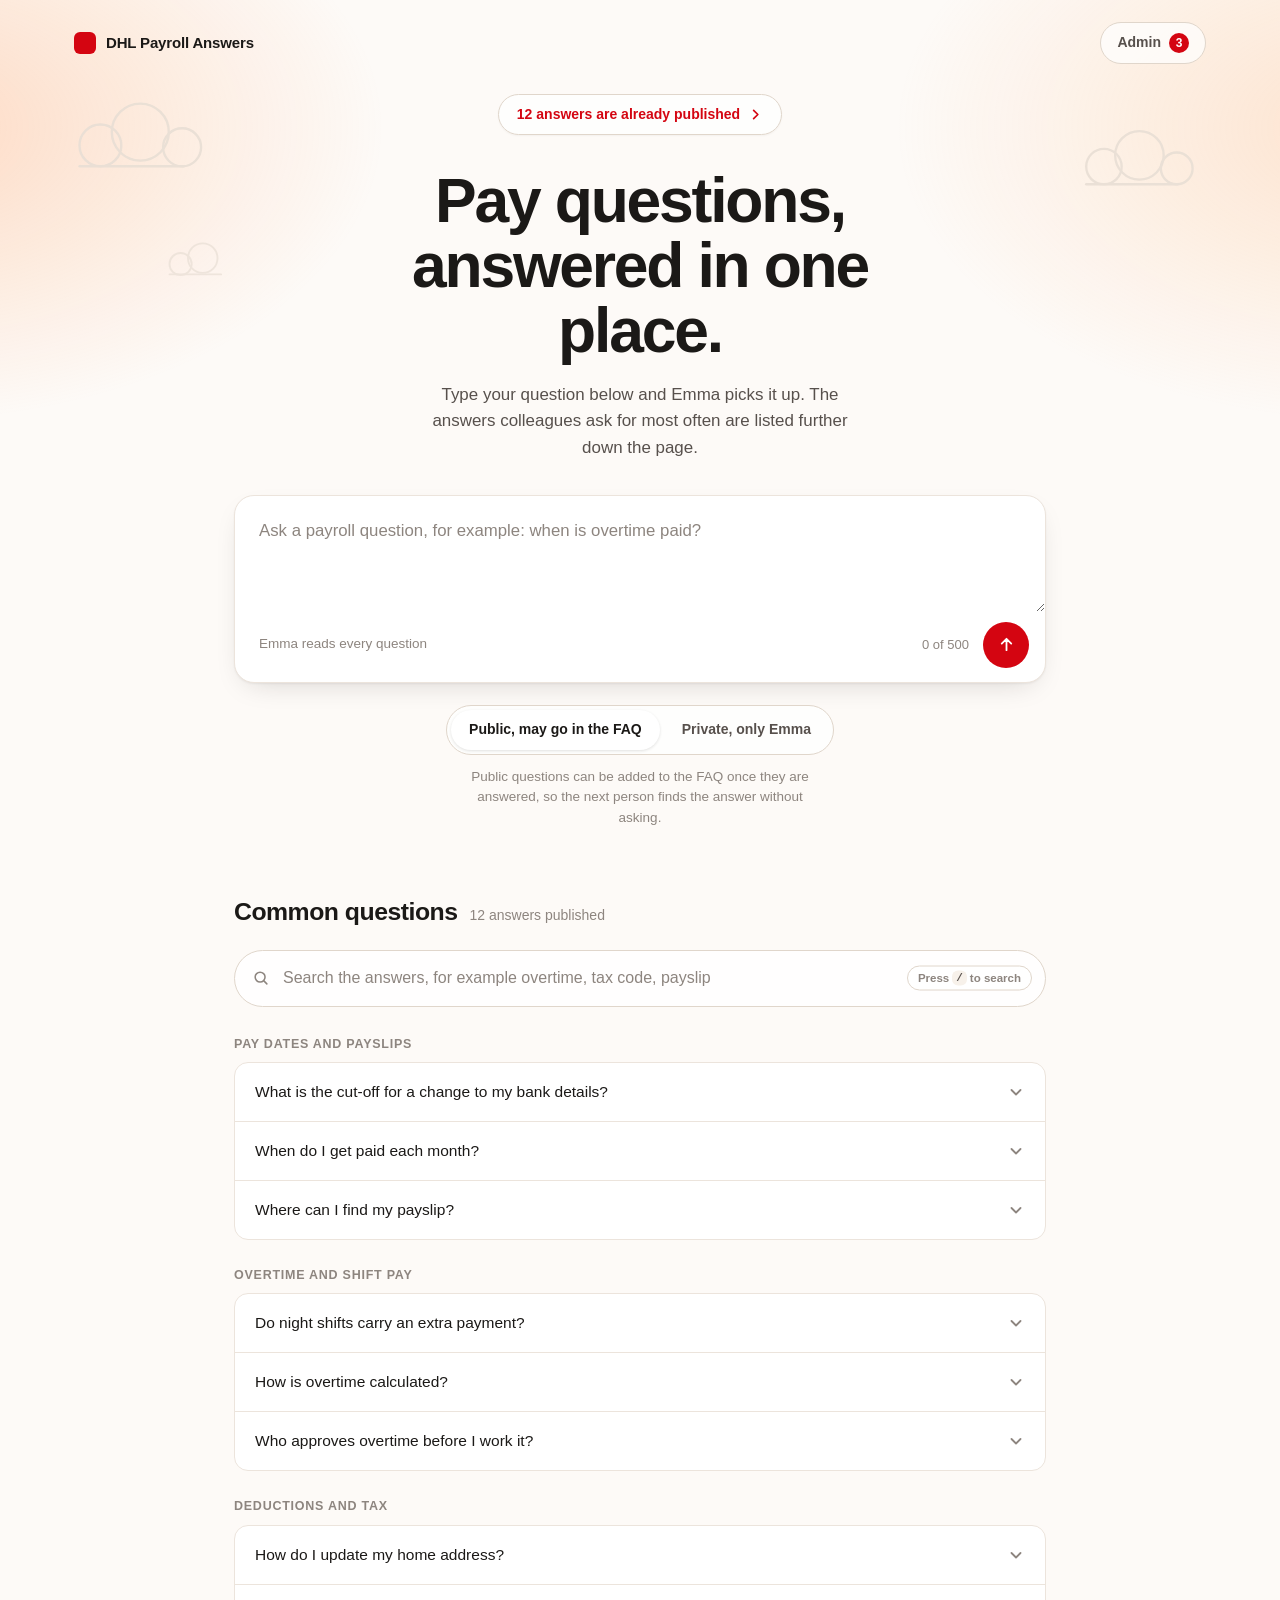
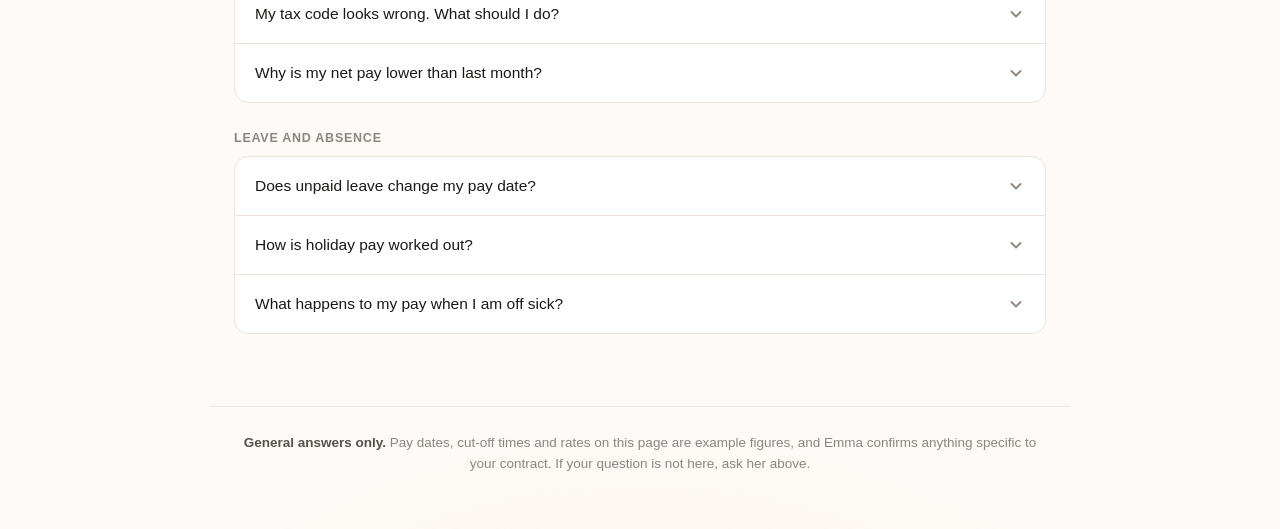
<file: index.html>
<!doctype html>
<html lang="en-GB">
<head>
<meta charset="utf-8">
<meta name="viewport" content="width=device-width, initial-scale=1">
<title>DHL Payroll Answers</title>
<meta name="description" content="Ask a payroll question and read the answers colleagues ask for most often. An internal page for DHL colleagues.">
<meta name="color-scheme" content="light">
<link rel="icon" href="data:image/svg+xml,%3Csvg xmlns='http://www.w3.org/2000/svg' viewBox='0 0 32 32'%3E%3Crect width='32' height='32' rx='7' fill='%23d40511'/%3E%3C/svg%3E">
<link rel="stylesheet" href="assets/css/site.css">
</head>
<body>
<a class="skip-link" href="#faq">Skip to the answers</a>

<div class="page">

  <svg class="cloud cloud--tl" viewBox="0 0 200 92" fill="none" aria-hidden="true" focusable="false">
    <circle cx="52" cy="52" r="22" stroke="#e9dfd5" stroke-width="2.5"/>
    <circle cx="94" cy="38" r="30" stroke="#e9dfd5" stroke-width="2.5"/>
    <circle cx="138" cy="54" r="20" stroke="#e9dfd5" stroke-width="2.5"/>
    <path d="M30 74h110" stroke="#e9dfd5" stroke-width="2.5" stroke-linecap="round"/>
  </svg>
  <svg class="cloud cloud--tr" viewBox="0 0 180 88" fill="none" aria-hidden="true" focusable="false">
    <circle cx="46" cy="52" r="19" stroke="#e9dfd5" stroke-width="2.5"/>
    <circle cx="84" cy="40" r="26" stroke="#e9dfd5" stroke-width="2.5"/>
    <circle cx="124" cy="54" r="17" stroke="#e9dfd5" stroke-width="2.5"/>
    <path d="M27 71h98" stroke="#e9dfd5" stroke-width="2.5" stroke-linecap="round"/>
  </svg>
  <svg class="cloud cloud--sm" viewBox="0 0 130 66" fill="none" aria-hidden="true" focusable="false">
    <circle cx="36" cy="38" r="15" stroke="#e9dfd5" stroke-width="2.5"/>
    <circle cx="66" cy="30" r="20" stroke="#e9dfd5" stroke-width="2.5"/>
    <path d="M21 52h70" stroke="#e9dfd5" stroke-width="2.5" stroke-linecap="round"/>
  </svg>

  <header class="topbar">
    <div class="brand">
      <span class="brand__mark" aria-hidden="true"></span>
      <span class="brand__name">DHL Payroll Answers</span>
    </div>
    <a class="admin-link" href="admin.html">
      <span>Admin</span>
      <span class="admin-link__count" id="pendingCount" hidden></span>
    </a>
  </header>

  <main>

    <section class="hero">
      <a class="pill-banner" href="#faq">
        <span id="bannerText">Answers are loading</span>
        <svg width="15" height="15" viewBox="0 0 16 16" fill="none" aria-hidden="true">
          <path d="M6 3.5 10.5 8 6 12.5" stroke="currentColor" stroke-width="1.8" stroke-linecap="round" stroke-linejoin="round"/>
        </svg>
      </a>

      <h1 class="hero__title">Pay questions, answered in one place.</h1>
      <p class="hero__sub">Type your question below and Emma picks it up. The answers colleagues ask for most often are listed further down the page.</p>

      <form class="ask" id="askForm" novalidate>
        <label class="visually-hidden" for="askText">Your payroll question</label>
        <textarea class="ask__field" id="askText" name="question" maxlength="500" rows="3"
          placeholder="Ask a payroll question, for example: when is overtime paid?"></textarea>
        <div class="ask__foot">
          <span class="ask__hint">Emma reads every question</span>
          <span class="ask__meta">
            <span class="ask__count" id="askCount" aria-hidden="true">0 of 500</span>
            <button class="send" type="submit" id="askSend" aria-label="Send the question to Emma">
              <svg width="19" height="19" viewBox="0 0 20 20" fill="none" aria-hidden="true">
                <path d="M10 16V4m0 0L5 9m5-5 5 5" stroke="currentColor" stroke-width="1.9" stroke-linecap="round" stroke-linejoin="round"/>
              </svg>
            </button>
          </span>
        </div>
      </form>

      <div class="visibility">
        <div class="seg" role="group" aria-label="Who can see your question">
          <button class="seg__btn" type="button" id="visPublic" aria-pressed="true">Public, may go in the FAQ</button>
          <button class="seg__btn" type="button" id="visPrivate" aria-pressed="false">Private, only Emma</button>
        </div>
      </div>
      <p class="visibility__note" id="visNote">Public questions can be added to the FAQ once they are answered, so the next person finds the answer without asking.</p>

      <p class="form-note" id="askNote" role="status" aria-live="polite" hidden></p>
    </section>

    <section class="faq" id="faq" aria-labelledby="faqTitle">
      <div class="faq__head">
        <h2 class="faq__title" id="faqTitle">Common questions</h2>
        <span class="faq__count" id="faqCount"></span>
      </div>

      <div class="search">
        <svg class="search__icon" width="18" height="18" viewBox="0 0 20 20" fill="none" aria-hidden="true">
          <circle cx="9" cy="9" r="5.5" stroke="currentColor" stroke-width="1.7"/>
          <path d="m13.2 13.2 3.3 3.3" stroke="currentColor" stroke-width="1.7" stroke-linecap="round"/>
        </svg>
        <label class="visually-hidden" for="faqSearch">Search the answers</label>
        <input class="search__input" id="faqSearch" type="search" autocomplete="off"
          placeholder="Search the answers, for example overtime, tax code, payslip">
        <span class="search__hint" aria-hidden="true">Press <kbd class="search__key">/</kbd> to search</span>
      </div>

      <div id="faqList"></div>
    </section>

  </main>

  <footer class="foot">
    <p><strong>General answers only.</strong> Pay dates, cut-off times and rates on this page are example figures, and Emma confirms anything specific to your contract. If your question is not here, ask her above.</p>
  </footer>

</div>

<script src="assets/js/store.js"></script>
<script src="assets/js/public.js"></script>
</body>
</html>
</file>
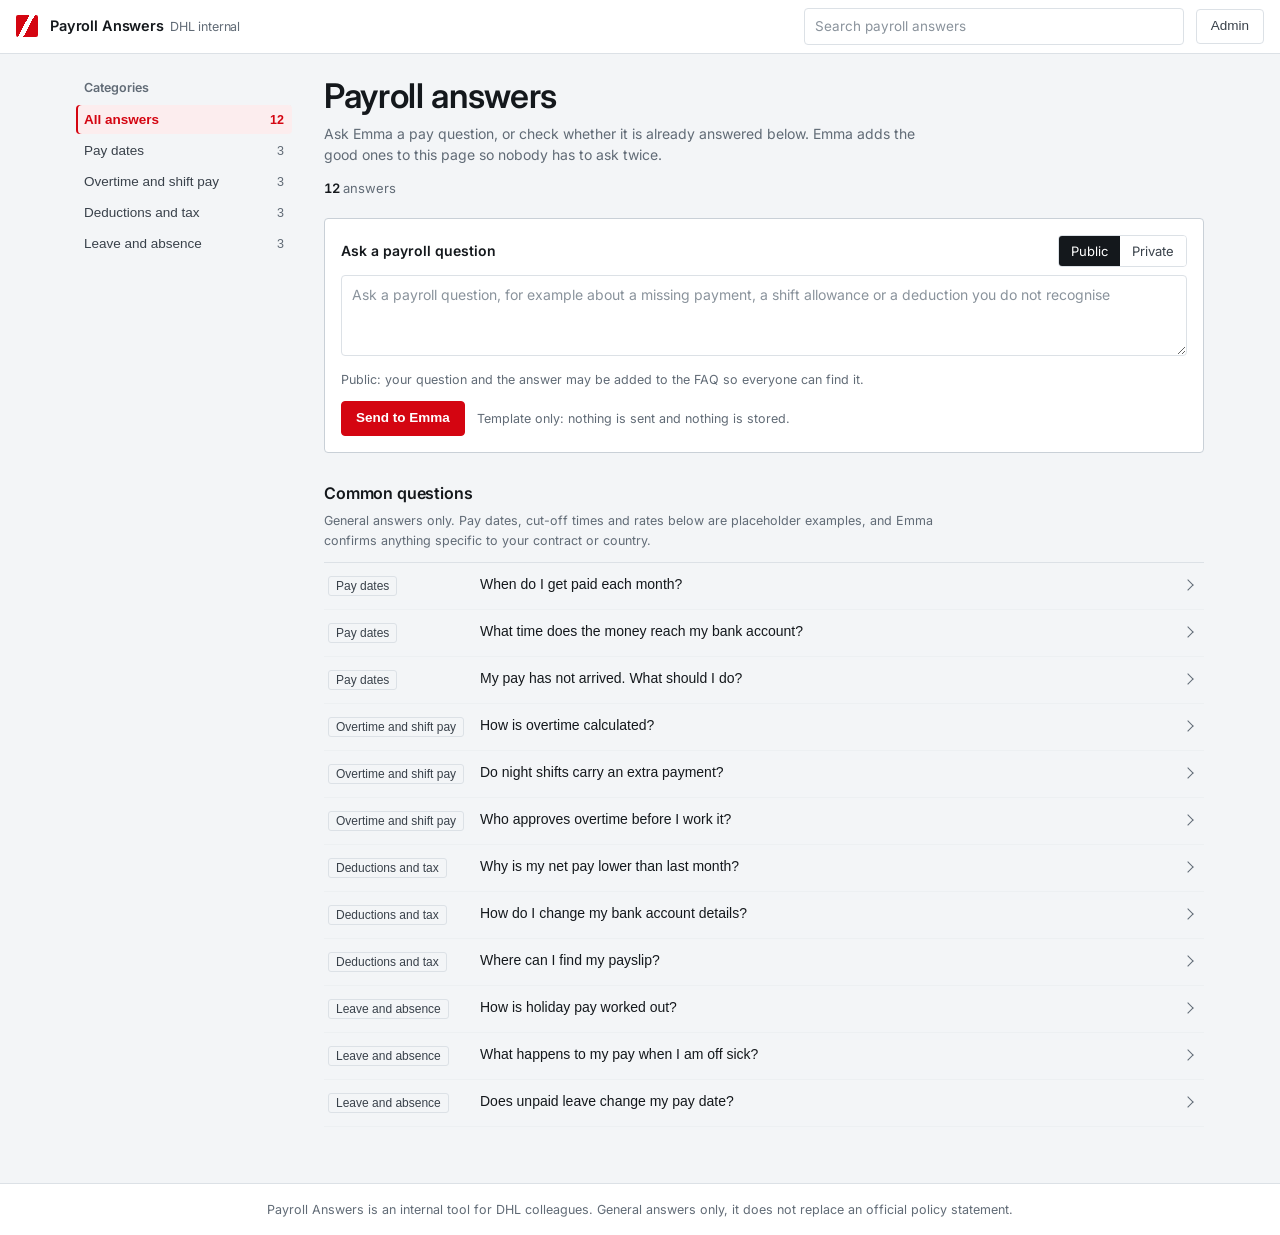
<file: designs/corporate-ops/index.html>
<!DOCTYPE html>
<html lang="en-GB">
<head>
<meta charset="utf-8">
<meta name="viewport" content="width=device-width, initial-scale=1">
<title>Payroll Answers | DHL internal tool</title>
<meta name="description" content="Ask a payroll question or find a common answer. Internal tool for DHL colleagues.">
<link rel="stylesheet" href="https://fonts.googleapis.com/css2?family=Inter:wght@400;500;600;700&display=swap">
<style>
  :root{
    --red:#D40511;
    --red-dark:#A60310;
    --red-tint:#FCEDEE;
    --ink:#14181C;
    --ink-2:#39414A;
    --muted:#616B76;
    --line:#DCE1E6;
    --line-soft:#EDF0F2;
    --surface:#FFFFFF;
    --page:#F3F5F7;
    --ok:#0B5B32;
    --ok-tint:#E9F4EE;
    --ok-line:#C4E0D0;
    --warn-tint:#FFF6E5;
    --warn-line:#EBD9AE;
    --font:'Inter','Segoe UI',system-ui,-apple-system,'Helvetica Neue',Arial,sans-serif;
    --bar-h:52px;
  }
  *,*::before,*::after{box-sizing:border-box}
  html{-webkit-text-size-adjust:100%}
  body{margin:0;background:var(--page);color:var(--ink);font:400 14px/1.55 var(--font);-webkit-font-smoothing:antialiased}
  h1,h2,h3{margin:0;letter-spacing:-0.01em}
  p{margin:0}
  [hidden]{display:none!important}
  :focus-visible{outline:2px solid var(--red);outline-offset:2px}
  .sr-only{position:absolute;width:1px;height:1px;padding:0;margin:-1px;overflow:hidden;clip:rect(0 0 0 0);white-space:nowrap;border:0}
  .skip{position:absolute;left:-9999px;top:0}
  .skip:focus{left:12px;top:10px;z-index:60;background:var(--surface);padding:8px 12px;border:1px solid var(--red);border-radius:4px;font-size:13px}

  /* Top bar */
  .topbar{position:sticky;top:0;z-index:30;display:flex;flex-wrap:wrap;align-items:center;gap:8px 12px;padding:8px 16px;min-height:var(--bar-h);background:var(--surface);border-bottom:1px solid var(--line)}
  .mark{width:22px;height:22px;flex:none;background:var(--red);border-radius:2px;position:relative}
  .mark::after{content:"";position:absolute;top:0;right:0;bottom:0;left:0;background:linear-gradient(118deg,transparent 40%,#fff 40%,#fff 56%,transparent 56%)}
  .brand{font-size:14.5px;font-weight:600;letter-spacing:-0.01em;white-space:nowrap}
  .brand-sub{margin-left:6px;font-size:12.5px;font-weight:400;color:var(--muted)}
  .search{flex:1 1 220px;max-width:380px;margin-left:auto}
  .search input[type="search"]{width:100%;padding:7px 10px;font-size:13.5px}
  .search input[type="search"]:hover{border-color:#C3CAD1}

  /* Buttons and fields */
  .btn{display:inline-flex;align-items:center;justify-content:center;gap:6px;padding:8px 14px;border:1px solid transparent;border-radius:4px;background:none;font-size:13.5px;font-weight:600;line-height:1.2;transition:background-color .12s ease,border-color .12s ease,color .12s ease}
  .btn-primary{background:var(--red);border-color:var(--red);color:#fff}
  .btn-primary:hover{background:var(--red-dark);border-color:var(--red-dark)}
  .btn-ghost{background:var(--surface);border-color:var(--line);color:var(--ink-2);font-weight:500}
  .btn-ghost:hover{border-color:#B9C1C9;background:#FAFBFC}
  .btn-danger{background:var(--surface);border-color:#E7B7BB;color:var(--red);font-weight:500}
  .btn-danger:hover{background:var(--red-tint)}
  .btn-sm{padding:5px 10px;font-size:13px}
  .btn[aria-pressed="true"]{border-color:var(--red);background:var(--red-tint);color:var(--red)}
  textarea,input[type="text"],input[type="search"],select{width:100%;padding:8px 10px;border:1px solid var(--line);border-radius:4px;background:var(--surface);font:inherit;color:var(--ink)}
  textarea{min-height:72px;resize:vertical;line-height:1.5}
  textarea::placeholder,input::placeholder{color:#8A939C}
  .field{display:flex;flex-direction:column;gap:4px}
  .field label{font-size:12.5px;font-weight:600;color:var(--ink-2)}
  .field-row{display:flex;flex-wrap:wrap;gap:12px}
  .field-grow{flex:1 1 260px}
  .check{display:flex;gap:8px;align-items:flex-start;font-size:13px;color:var(--ink-2)}
  .check input{margin:3px 0 0}
  .form-foot{display:flex;flex-wrap:wrap;align-items:center;gap:12px}
  .error{margin:0;font-size:13px;font-weight:500;color:var(--red)}
  .ok-msg{margin:0;font-size:13px;font-weight:500;color:var(--ok)}

  /* Layout */
  .shell{max-width:1160px;margin:0 auto;padding:24px 16px 56px;display:grid;grid-template-columns:216px minmax(0,1fr);gap:32px;align-items:start}
  .shell[data-view="admin"]{grid-template-columns:minmax(0,1fr)}
  .shell[data-view="admin"] .sidebar{display:none}
  .sidebar{position:sticky;top:calc(var(--bar-h) + 20px)}
  .side-title{margin:0 0 8px 8px;font-size:12.5px;font-weight:600;color:var(--muted)}
  .side-nav{display:flex;flex-direction:column;gap:2px}
  .side-item{display:flex;align-items:center;justify-content:space-between;gap:8px;width:100%;padding:7px 8px;border:0;border-radius:4px;background:none;color:var(--ink-2);font-size:13.5px;text-align:left}
  .side-item:hover{background:#E9ECEF}
  .side-item .n{font-size:12.5px;color:var(--muted);font-variant-numeric:tabular-nums}
  .side-item[aria-pressed="true"]{background:var(--red-tint);color:var(--red);font-weight:600;box-shadow:inset 2px 0 0 var(--red)}
  .side-item[aria-pressed="true"] .n{color:var(--red)}
  .main{min-width:0}
  h1{font-size:clamp(28px,3.4vw,34px);line-height:1.08;font-weight:600}
  .lede{margin-top:8px;max-width:68ch;color:var(--muted)}
  .count{margin-top:12px;font-size:13px;color:var(--muted);font-variant-numeric:tabular-nums}
  .count strong{font-weight:600;color:var(--ink)}

  /* Ask card */
  .ask{margin:20px 0 28px;padding:16px;background:var(--surface);border:1px solid #C9D0D7;border-radius:4px}
  .ask-top{display:flex;flex-wrap:wrap;align-items:center;justify-content:space-between;gap:12px;margin-bottom:8px}
  .ask-label{font-size:14px;font-weight:600}
  .seg{display:inline-flex;border:1px solid var(--line);border-radius:4px;overflow:hidden}
  .seg label{display:inline-flex;cursor:pointer}
  .seg input{position:absolute;width:1px;height:1px;opacity:0}
  .seg span{padding:5px 12px;background:var(--surface);color:var(--ink-2);font-size:13px}
  .seg input:checked+span{background:var(--ink);color:#fff}
  .seg input:focus-visible+span{outline:2px solid var(--red);outline-offset:-2px}
  .hint{margin-top:8px;font-size:12.5px;color:var(--muted)}
  .ask-foot{display:flex;flex-wrap:wrap;align-items:center;gap:12px;margin-top:12px}
  .ask-note{font-size:12.5px;color:var(--muted)}
  .confirm{margin-top:12px;padding:10px 12px;border:1px solid var(--ok-line);border-radius:4px;background:var(--ok-tint);color:var(--ok);font-size:13.5px}
  .confirm-warn{border-color:#E7B7BB;background:var(--red-tint);color:var(--red)}
  /* FAQ list */
  .sec-head{margin-bottom:8px}
  h2{font-size:16px;font-weight:600}
  .note{margin-top:6px;max-width:80ch;font-size:12.5px;color:var(--muted)}
  .faq-list{margin-top:12px;border-top:1px solid var(--line)}
  .faq-row{border-bottom:1px solid var(--line-soft)}
  .faq-head{display:grid;grid-template-columns:136px minmax(0,1fr) 16px;gap:16px;align-items:start;width:100%;padding:13px 4px;border:0;background:none;text-align:left}
  .faq-q{font-size:14px;font-weight:500;color:var(--ink)}
  .faq-head:hover .faq-q{color:var(--red)}
  .faq-head[aria-expanded="true"] .faq-q{color:var(--ink);font-weight:600}
  .chip{display:inline-block;justify-self:start;padding:2px 7px;border:1px solid var(--line);border-radius:3px;background:var(--page);color:var(--ink-2);font-size:12px;white-space:nowrap}
  .chev{width:8px;height:8px;margin-top:5px;border-right:1.5px solid var(--muted);border-bottom:1.5px solid var(--muted);transform:rotate(-45deg);transition:transform .15s ease}
  .faq-head[aria-expanded="true"] .chev{border-color:var(--red);transform:rotate(45deg)}
  .faq-body{padding:0 4px 16px 152px}
  .faq-body p{max-width:76ch;color:var(--ink-2)}
  .empty{margin-top:16px;padding:16px;border:1px dashed var(--line);border-radius:4px;color:var(--muted);font-size:13.5px}
  .link-btn{padding:0;border:0;background:none;color:var(--red);font-size:13.5px;font-weight:600;text-decoration:underline}

  /* Admin */
  .admin-head{display:flex;flex-wrap:wrap;align-items:flex-start;justify-content:space-between;gap:12px;padding-bottom:16px;border-bottom:1px solid var(--line)}
  .panel{margin-top:24px;border:1px solid var(--line);border-radius:4px;background:var(--surface)}
  .panel-head{display:flex;flex-wrap:wrap;align-items:baseline;justify-content:space-between;gap:8px 12px;padding:12px 16px;border-bottom:1px solid var(--line-soft)}
  .panel-head h3{font-size:14px;font-weight:600}
  .meta{font-size:12.5px;color:var(--muted)}
  .adm-item{padding:14px 16px;border-bottom:1px solid var(--line-soft)}
  .adm-item:last-child{border-bottom:0}
  .adm-row{display:flex;flex-wrap:wrap;align-items:baseline;gap:8px}
  .adm-q{flex:1 1 260px;font-size:14px;font-weight:500}
  .state{padding:2px 7px;border:1px solid;border-radius:3px;font-size:12px;font-weight:600}
  .state-live{border-color:var(--ok-line);background:var(--ok-tint);color:var(--ok)}
  .state-draft{border-color:var(--line);background:var(--page);color:var(--ink-2)}
  .chip-wait{border-color:var(--warn-line);background:var(--warn-tint);color:#8A5B00}
  .chip-done{border-color:var(--ok-line);background:var(--ok-tint);color:var(--ok)}
  .adm-answer{margin-top:8px;padding:10px 12px;border-radius:4px;background:var(--page);color:var(--ink-2);font-size:13.5px}
  .adm-actions{display:flex;flex-wrap:wrap;align-items:center;gap:8px;margin-top:10px}
  .adm-form{display:flex;flex-direction:column;gap:10px;margin-top:12px;padding:12px;border-radius:4px;background:var(--page)}
  #addForm{display:flex;flex-direction:column;gap:12px;padding:16px}
  .foot{padding:16px;border-top:1px solid var(--line);background:var(--surface);color:var(--muted);font-size:12.5px;text-align:center}

  @media (max-width:900px){
    .shell{grid-template-columns:minmax(0,1fr);gap:20px;padding:20px 16px 40px}
    .sidebar{position:static}
    .side-title{margin-left:0}
    .side-nav{flex-direction:row;flex-wrap:wrap;gap:6px}
    .side-item{width:auto;padding:6px 10px;border:1px solid var(--line);background:var(--surface)}
    .side-item[aria-pressed="true"]{box-shadow:none}
    .faq-body{padding-left:4px}
  }
  @media (max-width:640px){
    .search{order:3;flex-basis:100%;max-width:none;margin-left:0}
    .faq-head{grid-template-columns:minmax(0,1fr) 16px;gap:6px}
    .faq-head .chip{grid-column:1;grid-row:1}
    .faq-q{grid-column:1;grid-row:2;padding-right:8px}
    .chev{grid-column:2;grid-row:1}
    .adm-item{padding:12px}
    .panel-head{padding:12px}
  }
  @media (prefers-reduced-motion:reduce){
    *,*::before,*::after{transition:none!important;animation:none!important}
  }
</style>
</head>
<body>
<a class="skip" href="#faqHeading">Skip to answers</a>

<header class="topbar">
  <span class="mark" aria-hidden="true"></span>
  <span class="brand">Payroll Answers<span class="brand-sub">DHL internal</span></span>
  <div class="search">
    <label class="sr-only" for="searchInput">Search payroll answers</label>
    <input id="searchInput" type="search" placeholder="Search payroll answers" autocomplete="off">
  </div>
  <button class="btn btn-ghost" id="adminBtn" type="button" aria-pressed="false">Admin</button>
</header>

<div class="shell" id="shell" data-view="public">
  <aside class="sidebar" aria-labelledby="catTitle">
    <p class="side-title" id="catTitle">Categories</p>
    <nav class="side-nav" id="sideNav" aria-label="Filter answers by category"></nav>
  </aside>

  <main class="main" id="main">
    <section id="publicView" aria-labelledby="pageTitle">
      <h1 id="pageTitle">Payroll answers</h1>
      <p class="lede">Ask Emma a pay question, or check whether it is already answered below. Emma adds the good ones to this page so nobody has to ask twice.</p>
      <p class="count" id="resultCount"><strong>12</strong> answers</p>

      <form class="ask" id="askForm" novalidate>
        <div class="ask-top">
          <label class="ask-label" for="askText">Ask a payroll question</label>
          <div class="seg" role="radiogroup" aria-label="Who can see this question">
            <label><input type="radio" name="visibility" value="public" checked><span>Public</span></label>
            <label><input type="radio" name="visibility" value="private"><span>Private</span></label>
          </div>
        </div>
        <textarea id="askText" name="askText" rows="3" placeholder="Ask a payroll question, for example about a missing payment, a shift allowance or a deduction you do not recognise"></textarea>
        <p class="hint" id="askHint">Public: your question and the answer may be added to the FAQ so everyone can find it.</p>
        <div class="ask-foot">
          <button class="btn btn-primary" type="submit">Send to Emma</button>
          <span class="ask-note">Template only: nothing is sent and nothing is stored.</span>
        </div>
        <p class="confirm" id="askConfirm" role="status" hidden></p>
      </form>

      <section aria-labelledby="faqHeading">
        <div class="sec-head">
          <h2 id="faqHeading">Common questions</h2>
          <p class="note">General answers only. Pay dates, cut-off times and rates below are placeholder examples, and Emma confirms anything specific to your contract or country.</p>
        </div>
        <div class="faq-list" id="faqList"></div>
        <p class="empty" id="faqEmpty" hidden>No answers match that search. <button class="link-btn" type="button" id="clearFilters">Show all answers</button></p>
      </section>
    </section>

    <section id="adminView" aria-labelledby="adminTitle" hidden>
      <div class="admin-head">
        <div>
          <h2 id="adminTitle">Admin</h2>
          <p class="lede">Answer colleague questions and keep the FAQ current. Anything you change here shows on the public page straight away.</p>
        </div>
        <button class="btn btn-ghost" id="closeAdmin" type="button">Back to public page</button>
      </div>

      <section class="panel" aria-labelledby="pendingHeading">
        <div class="panel-head">
          <h3 id="pendingHeading">Pending questions</h3>
          <span class="meta" id="pendingCount"></span>
        </div>
        <div id="pendingList"></div>
      </section>

      <section class="panel" aria-labelledby="entriesHeading">
        <div class="panel-head">
          <h3 id="entriesHeading">FAQ entries</h3>
          <span class="meta" id="entriesCount"></span>
        </div>
        <div id="adminList"></div>
      </section>

      <section class="panel" aria-labelledby="addHeading">
        <div class="panel-head">
          <h3 id="addHeading">Add an FAQ entry</h3>
          <span class="meta">Published as soon as you add it</span>
        </div>
        <form id="addForm" novalidate>
          <div class="field-row">
            <div class="field">
              <label for="addCategory">Category</label>
              <select id="addCategory" name="category"></select>
            </div>
            <div class="field field-grow">
              <label for="addQuestion">Question</label>
              <input id="addQuestion" name="question" type="text" placeholder="How is a shift allowance worked out?">
            </div>
          </div>
          <div class="field">
            <label for="addAnswer">Answer</label>
            <textarea id="addAnswer" name="answer" rows="3" placeholder="Write the answer in plain language and mark any example figure as an example."></textarea>
          </div>
          <div class="form-foot">
            <button class="btn btn-primary" type="submit">Add to FAQ</button>
            <p class="error" id="addError" role="alert" hidden></p>
            <p class="ok-msg" id="addOk" role="status" hidden></p>
          </div>
        </form>
      </section>
    </section>
  </main>
</div>

<footer class="foot">
  <p>Payroll Answers is an internal tool for DHL colleagues. General answers only, it does not replace an official policy statement.</p>
</footer>

<script>
(function () {
  'use strict';

  var CATEGORIES = ['Pay dates', 'Overtime and shift pay', 'Deductions and tax', 'Leave and absence'];

  // One store feeds both views. Swap persist() for localStorage or an API call later.
  var state = {
    view: 'public',
    query: '',
    category: 'all',
    open: {},
    editingId: null,
    answeringId: null,
    confirmId: null,
    ref: 1041,
    faq: [
      { id: 'f1', category: 'Pay dates', published: true,
        q: 'When do I get paid each month?',
        a: 'Payday is the last working day of the month for most colleagues. In the example pay calendar this is shown as the 28th, and where that falls on a weekend the payment arrives on the working day before. Your own pay date is printed at the top of your payslip.' },
      { id: 'f2', category: 'Pay dates', published: true,
        q: 'What time does the money reach my bank account?',
        a: 'Payments are released to the banks in the morning, and most accounts show the money by early afternoon on payday. Some banks hold incoming payments until the next working day. If nothing has arrived by the evening of payday, send a private question with your employee number.' },
      { id: 'f3', category: 'Pay dates', published: true,
        q: 'My pay has not arrived. What should I do?',
        a: 'Check that the bank details we hold are correct, then send a private question to Emma with your employee number and the pay period. Missing payments are usually a bank detail mismatch or a starter record that was set up late. Please do not put bank details in a public question.' },
      { id: 'f4', category: 'Overtime and shift pay', published: true,
        q: 'How is overtime calculated?',
        a: 'Overtime is paid at the rate in your contract. The example rate used in this FAQ is 1.25 times your hourly rate for weekday hours. Only approved hours count, so make sure your manager approves the time in the system, and note that weekend and public holiday rates can be different.' },
      { id: 'f5', category: 'Overtime and shift pay', published: true,
        q: 'Do night shifts carry an extra payment?',
        a: 'Many shift patterns include a night allowance on top of the base rate. The example figure here is 15 per cent for hours worked between 22:00 and 06:00. Whether it applies to you depends on your contract and your site agreement, so Emma can confirm your case.' },
      { id: 'f6', category: 'Overtime and shift pay', published: true,
        q: 'Who approves overtime before I work it?',
        a: 'Your line manager approves overtime in advance in the time system. Hours added after the pay cut-off move to the next pay run. If approved overtime is missing from your payslip, send a private question with the dates and the approval reference.' },
      { id: 'f7', category: 'Deductions and tax', published: true,
        q: 'Why is my net pay lower than last month?',
        a: 'The usual causes are a change of tax code, a benefit that started or stopped, or a correction to an earlier overpayment. Every deduction on your payslip has a short description next to it. If a line is unclear, send a private question quoting the deduction code.' },
      { id: 'f8', category: 'Deductions and tax', published: true,
        q: 'How do I change my bank account details?',
        a: 'Bank details are changed in the employee self service portal under Personal details, and the change applies from the next pay run. Emma cannot take bank details by email or chat. Update them before the pay cut-off in the example calendar, which is the 15th of the month.' },
      { id: 'f9', category: 'Deductions and tax', published: true,
        q: 'Where can I find my payslip?',
        a: 'Payslips are published in the employee portal on payday and stay available for the current tax year. Older payslips are requested through Emma. If you cannot sign in to the portal, contact the IT service desk first, because payroll cannot reset portal access.' },
      { id: 'f10', category: 'Leave and absence', published: true,
        q: 'How is holiday pay worked out?',
        a: 'Holiday pay follows your normal rate for the days you take as leave, so a week of leave should match a normal working week. Colleagues on variable hours are usually paid an average of recent weeks. The averaging period in the example policy is 12 weeks.' },
      { id: 'f11', category: 'Leave and absence', published: true,
        q: 'What happens to my pay when I am off sick?',
        a: 'Sick pay depends on your contract and on how long you are absent. Company sick pay and any statutory element appear as separate lines on your payslip. Report the absence in the time system on the first day so the absence team can process it.' },
      { id: 'f12', category: 'Leave and absence', published: true,
        q: 'Does unpaid leave change my pay date?',
        a: 'No, the pay date stays the same, but the amount is reduced for the unpaid days in that period. Unpaid leave taken after the cut-off is deducted in the following month. The cut-off used in the example calendar is the 15th.' }
    ],
    pending: [
      { id: 'q1', text: 'I started on the 18th. Do I get a part payment this month, or does it wait for next month?', from: 'New starter, Finance Ops', when: '2 days ago', visibility: 'public', answer: '', category: 'Pay dates', faqId: null },
      { id: 'q2', text: 'My payslip shows a deduction called SHIFTADJ that I do not recognise.', from: 'Warehouse, late shift', when: 'yesterday', visibility: 'private', answer: '', category: 'Deductions and tax', faqId: null },
      { id: 'q3', text: 'Can I split my holiday pay across two pay periods?', from: 'Customer Service', when: '4 hours ago', visibility: 'public', answer: '', category: 'Leave and absence', faqId: null },
      { id: 'q4', text: 'I changed my bank account last week. Is it too late for this month?', from: 'Operations', when: 'today, 08:40', visibility: 'private', answer: 'The change applies from the next pay run, so this month still goes to the old account. Update the details in the portal today and send me a private note if the old account is closed.', category: 'Pay dates', faqId: null }
    ]
  };

  function byId(id) { return document.getElementById(id); }

  function esc(value) {
    return String(value).replace(/[&<>"']/g, function (c) {
      return { '&': '&amp;', '<': '&lt;', '>': '&gt;', '"': '&quot;', "'": '&#39;' }[c];
    });
  }

  function persist() {
    // Storage hook. Replace the body with localStorage or a POST to the payroll API.
  }

  function matchesQuery(item) {
    if (!state.query) return true;
    return (item.q + ' ' + item.a + ' ' + item.category).toLowerCase().indexOf(state.query) !== -1;
  }

  function publishedMatching() {
    return state.faq.filter(function (f) { return f.published && matchesQuery(f); });
  }

  function categoryOptions(selected) {
    return CATEGORIES.map(function (c) {
      return '<option value="' + esc(c) + '"' + (c === selected ? ' selected' : '') + '>' + esc(c) + '</option>';
    }).join('');
  }

  function focusFirst(scope, selector) {
    if (!scope) return;
    var el = scope.querySelector(selector || 'input, textarea, select, button');
    if (el) el.focus();
  }

  function render() {
    renderSidebar();
    renderFaq();
    renderPending();
    renderAdminList();
  }

  function sideItem(value, label, count) {
    var on = state.category === value;
    return '<button type="button" class="side-item" data-cat="' + esc(value) + '" aria-pressed="' + on + '">' +
      '<span>' + esc(label) + '</span><span class="n">' + count + '</span></button>';
  }

  function renderSidebar() {
    var pool = publishedMatching();
    var counts = {};
    CATEGORIES.forEach(function (c) { counts[c] = 0; });
    pool.forEach(function (f) { counts[f.category] = (counts[f.category] || 0) + 1; });
    var html = sideItem('all', 'All answers', pool.length);
    CATEGORIES.forEach(function (c) { html += sideItem(c, c, counts[c]); });
    byId('sideNav').innerHTML = html;
  }

  function renderFaq() {
    var pool = publishedMatching();
    if (state.category !== 'all') {
      pool = pool.filter(function (f) { return f.category === state.category; });
    }
    var totalPublished = state.faq.filter(function (f) { return f.published; }).length;
    var filtered = Boolean(state.query) || state.category !== 'all';
    byId('resultCount').innerHTML = filtered
      ? '<strong>' + pool.length + '</strong> of ' + totalPublished + ' answers'
      : '<strong>' + totalPublished + '</strong> answers';

    var list = byId('faqList');
    if (!pool.length) {
      list.innerHTML = '';
      byId('faqEmpty').hidden = false;
      return;
    }
    byId('faqEmpty').hidden = true;
    list.innerHTML = pool.map(function (f) {
      var open = Boolean(state.open[f.id]);
      return '<article class="faq-row">' +
        '<button type="button" class="faq-head" data-id="' + f.id + '" aria-expanded="' + open + '" aria-controls="body-' + f.id + '">' +
          '<span class="chip">' + esc(f.category) + '</span>' +
          '<span class="faq-q">' + esc(f.q) + '</span>' +
          '<span class="chev" aria-hidden="true"></span>' +
        '</button>' +
        '<div class="faq-body" id="body-' + f.id + '"' + (open ? '' : ' hidden') + '><p>' + esc(f.a) + '</p></div>' +
      '</article>';
    }).join('');
  }

  function renderPending() {
    var waiting = state.pending.filter(function (p) { return !p.answer; }).length;
    byId('pendingCount').textContent = waiting + ' waiting, ' + (state.pending.length - waiting) + ' answered';

    byId('pendingList').innerHTML = state.pending.map(function (p) {
      var answered = Boolean(p.answer);
      var editing = state.answeringId === p.id;
      var html = '<article class="adm-item">' +
        '<div class="adm-row">' +
          '<p class="adm-q">' + esc(p.text) + '</p>' +
          '<span class="chip ' + (answered ? 'chip-done' : 'chip-wait') + '">' + (answered ? 'Answered' : 'Waiting') + '</span>' +
        '</div>' +
        '<p class="meta">From ' + esc(p.from) + ', asked ' + esc(p.when) + ', ' + esc(p.visibility) + ' question</p>';

      if (answered && !editing) {
        html += '<p class="adm-answer">' + esc(p.answer) + '</p>';
      }
      if (editing) {
        html += '<form class="adm-form" data-id="' + p.id + '">' +
          '<div class="field"><label for="ans-' + p.id + '">Your answer</label>' +
            '<textarea id="ans-' + p.id + '" name="answer" rows="3">' + esc(p.answer) + '</textarea></div>' +
          '<label class="check"><input type="checkbox" name="publish"' + (p.faqId ? ' checked' : '') + '>' +
            '<span>Add this answer to the FAQ so everyone can find it</span></label>' +
          '<div class="field"><label for="cat-' + p.id + '">FAQ category</label>' +
            '<select id="cat-' + p.id + '" name="category">' + categoryOptions(p.category) + '</select></div>' +
          '<div class="form-foot">' +
            '<button class="btn btn-primary btn-sm" type="submit">' + (answered ? 'Save changes' : 'Send answer') + '</button>' +
            '<button class="btn btn-ghost btn-sm" type="button" data-act="cancel-answer">Cancel</button>' +
          '</div>' +
        '</form>';
      } else {
        html += '<div class="adm-actions">' +
          '<button class="btn btn-ghost btn-sm" type="button" data-act="answer" data-id="' + p.id + '">' +
            (answered ? 'Edit answer' : 'Answer') + '</button>' +
        '</div>';
      }
      return html + '</article>';
    }).join('');
  }

  function renderAdminList() {
    var pool = state.faq.filter(matchesQuery);
    byId('entriesCount').textContent = pool.length + ' of ' + state.faq.length + ' entries';
    if (!pool.length) {
      byId('adminList').innerHTML = '<p class="empty" style="margin:16px">No FAQ entries match the search.</p>';
      return;
    }
    byId('adminList').innerHTML = pool.map(function (f) {
      var editing = state.editingId === f.id;
      var confirming = state.confirmId === f.id;
      var html = '<article class="adm-item">' +
        '<div class="adm-row">' +
          '<span class="chip">' + esc(f.category) + '</span>' +
          '<p class="adm-q">' + esc(f.q) + '</p>' +
          '<span class="state ' + (f.published ? 'state-live' : 'state-draft') + '">' +
            (f.published ? 'Published' : 'Unpublished') + '</span>' +
        '</div>';

      if (editing) {
        html += '<form class="adm-form" data-id="' + f.id + '">' +
          '<div class="field"><label for="eq-' + f.id + '">Question</label>' +
            '<input id="eq-' + f.id + '" name="question" type="text" value="' + esc(f.q) + '"></div>' +
          '<div class="field"><label for="ec-' + f.id + '">Category</label>' +
            '<select id="ec-' + f.id + '" name="category">' + categoryOptions(f.category) + '</select></div>' +
          '<div class="field"><label for="ea-' + f.id + '">Answer</label>' +
            '<textarea id="ea-' + f.id + '" name="answer" rows="4">' + esc(f.a) + '</textarea></div>' +
          '<div class="form-foot">' +
            '<button class="btn btn-primary btn-sm" type="submit">Save changes</button>' +
            '<button class="btn btn-ghost btn-sm" type="button" data-act="cancel-edit">Cancel</button>' +
          '</div>' +
        '</form>';
      } else if (confirming) {
        html += '<div class="adm-actions">' +
          '<p class="meta">Remove this entry from the FAQ?</p>' +
          '<button class="btn btn-danger btn-sm" type="button" data-act="confirm-delete" data-id="' + f.id + '">Remove entry</button>' +
          '<button class="btn btn-ghost btn-sm" type="button" data-act="cancel-delete">Keep it</button>' +
        '</div>';
      } else {
        html += '<div class="adm-actions">' +
          '<button class="btn btn-ghost btn-sm" type="button" data-act="toggle-publish" data-id="' + f.id + '">' +
            (f.published ? 'Unpublish' : 'Publish') + '</button>' +
          '<button class="btn btn-ghost btn-sm" type="button" data-act="edit" data-id="' + f.id + '">Edit</button>' +
          '<button class="btn btn-ghost btn-sm" type="button" data-act="delete" data-id="' + f.id + '">Delete</button>' +
        '</div>';
      }
      return html + '</article>';
    }).join('');
  }

  function setView(view) {
    state.view = view;
    byId('shell').setAttribute('data-view', view);
    byId('publicView').hidden = view !== 'public';
    byId('adminView').hidden = view !== 'admin';
    byId('adminBtn').setAttribute('aria-pressed', view === 'admin' ? 'true' : 'false');
    if (view === 'admin') {
      byId('adminTitle').setAttribute('tabindex', '-1');
      byId('adminTitle').focus();
    } else {
      byId('pageTitle').setAttribute('tabindex', '-1');
      byId('pageTitle').focus();
    }
  }

  function updateHint() {
    var chosen = document.querySelector('input[name="visibility"]:checked');
    var isPublic = !chosen || chosen.value === 'public';
    byId('askHint').textContent = isPublic
      ? 'Public: your question and the answer may be added to the FAQ so everyone can find it.'
      : 'Private: only Emma sees this question.';
  }

  function findFaq(id) {
    return state.faq.filter(function (f) { return f.id === id; })[0];
  }

  byId('adminBtn').addEventListener('click', function () {
    setView(state.view === 'admin' ? 'public' : 'admin');
  });

  byId('closeAdmin').addEventListener('click', function () {
    setView('public');
  });

  byId('sideNav').addEventListener('click', function (event) {
    var btn = event.target.closest('.side-item');
    if (!btn) return;
    var cat = btn.getAttribute('data-cat');
    state.category = (cat === 'all' || cat === state.category) ? 'all' : cat;
    render();
  });

  byId('faqList').addEventListener('click', function (event) {
    var head = event.target.closest('.faq-head');
    if (!head) return;
    var id = head.getAttribute('data-id');
    if (state.open[id]) { delete state.open[id]; } else { state.open[id] = true; }
    renderFaq();
    var again = byId('faqList').querySelector('.faq-head[data-id="' + id + '"]');
    if (again) again.focus();
  });

  byId('clearFilters').addEventListener('click', function () {
    state.query = '';
    state.category = 'all';
    byId('searchInput').value = '';
    render();
    byId('searchInput').focus();
  });

  byId('searchInput').addEventListener('input', function (event) {
    state.query = event.target.value.trim().toLowerCase();
    render();
  });

  Array.prototype.forEach.call(document.querySelectorAll('input[name="visibility"]'), function (radio) {
    radio.addEventListener('change', updateHint);
  });

  byId('askForm').addEventListener('submit', function (event) {
    event.preventDefault();
    var text = byId('askText').value.trim();
    var confirm = byId('askConfirm');
    if (!text) {
      confirm.className = 'confirm confirm-warn';
      confirm.hidden = false;
      confirm.textContent = 'Add your question first, then send it.';
      byId('askText').focus();
      return;
    }
    var chosen = document.querySelector('input[name="visibility"]:checked');
    var visibility = chosen ? chosen.value : 'public';
    state.ref += 1;
    var ref = 'Q-' + state.ref;
    state.pending.push({
      id: 'q' + state.ref,
      text: text,
      from: 'You',
      when: 'just now',
      visibility: visibility,
      answer: '',
      category: CATEGORIES[0],
      faqId: null
    });
    byId('askForm').reset();
    updateHint();
    confirm.className = 'confirm';
    confirm.hidden = false;
    confirm.textContent = 'Saved as ' + ref + '. It is in the admin queue under Pending questions. ' +
      (visibility === 'public'
        ? 'Emma can add it to the FAQ once she has answered.'
        : 'Only Emma can see it.') +
      ' Nothing was sent and nothing was stored.';
    persist();
    render();
  });

  byId('pendingList').addEventListener('click', function (event) {
    var btn = event.target.closest('button[data-act]');
    if (!btn) return;
    var act = btn.getAttribute('data-act');
    if (act === 'answer') {
      state.answeringId = btn.getAttribute('data-id');
      renderPending();
      focusFirst(byId('pendingList').querySelector('.adm-form'), 'textarea');
    }
    if (act === 'cancel-answer') {
      state.answeringId = null;
      renderPending();
    }
  });

  byId('pendingList').addEventListener('submit', function (event) {
    var form = event.target.closest('.adm-form');
    if (!form) return;
    event.preventDefault();
    var item = state.pending.filter(function (p) { return p.id === form.getAttribute('data-id'); })[0];
    if (!item) return;
    var answer = form.elements.answer.value.trim();
    if (!answer) { form.elements.answer.focus(); return; }
    var category = form.elements.category.value;
    item.answer = answer;
    item.category = category;
    if (form.elements.publish.checked) {
      var existing = item.faqId ? findFaq(item.faqId) : null;
      if (existing) {
        existing.a = answer;
        existing.category = category;
        existing.published = true;
      } else {
        var newId = 'f' + Date.now().toString(36);
        state.faq.push({ id: newId, category: category, q: item.text, a: answer, published: true });
        item.faqId = newId;
      }
    }
    state.answeringId = null;
    persist();
    render();
  });

  byId('adminList').addEventListener('click', function (event) {
    var btn = event.target.closest('button[data-act]');
    if (!btn) return;
    var act = btn.getAttribute('data-act');
    var id = btn.getAttribute('data-id');
    if (act === 'edit') {
      state.editingId = id;
      state.confirmId = null;
      renderAdminList();
      focusFirst(byId('adminList').querySelector('.adm-form'), 'input[type="text"]');
    }
    if (act === 'cancel-edit') { state.editingId = null; renderAdminList(); }
    if (act === 'delete') { state.confirmId = id; state.editingId = null; renderAdminList(); }
    if (act === 'cancel-delete') { state.confirmId = null; renderAdminList(); }
    if (act === 'confirm-delete') {
      state.faq = state.faq.filter(function (f) { return f.id !== id; });
      state.confirmId = null;
      persist();
      render();
    }
    if (act === 'toggle-publish') {
      var entry = findFaq(id);
      if (entry) {
        entry.published = !entry.published;
        persist();
        render();
      }
    }
  });

  byId('adminList').addEventListener('submit', function (event) {
    var form = event.target.closest('.adm-form');
    if (!form) return;
    event.preventDefault();
    var entry = findFaq(form.getAttribute('data-id'));
    if (!entry) return;
    var question = form.elements.question.value.trim();
    var answer = form.elements.answer.value.trim();
    if (!question || !answer) {
      (question ? form.elements.answer : form.elements.question).focus();
      return;
    }
    entry.q = question;
    entry.a = answer;
    entry.category = form.elements.category.value;
    state.editingId = null;
    persist();
    render();
  });

  byId('addForm').addEventListener('submit', function (event) {
    event.preventDefault();
    var question = byId('addQuestion').value.trim();
    var answer = byId('addAnswer').value.trim();
    var error = byId('addError');
    var ok = byId('addOk');
    if (!question || !answer) {
      ok.hidden = true;
      error.textContent = 'Add both a question and an answer before saving.';
      error.hidden = false;
      (question ? byId('addAnswer') : byId('addQuestion')).focus();
      return;
    }
    error.hidden = true;
    state.faq.push({
      id: 'f' + Date.now().toString(36),
      category: byId('addCategory').value,
      q: question,
      a: answer,
      published: true
    });
    byId('addForm').reset();
    persist();
    render();
    ok.textContent = 'Entry added and published to the FAQ.';
    ok.hidden = false;
  });

  byId('addCategory').innerHTML = categoryOptions(CATEGORIES[0]);
  updateHint();
  render();

})();
</script>
</body>
</html>
</file>
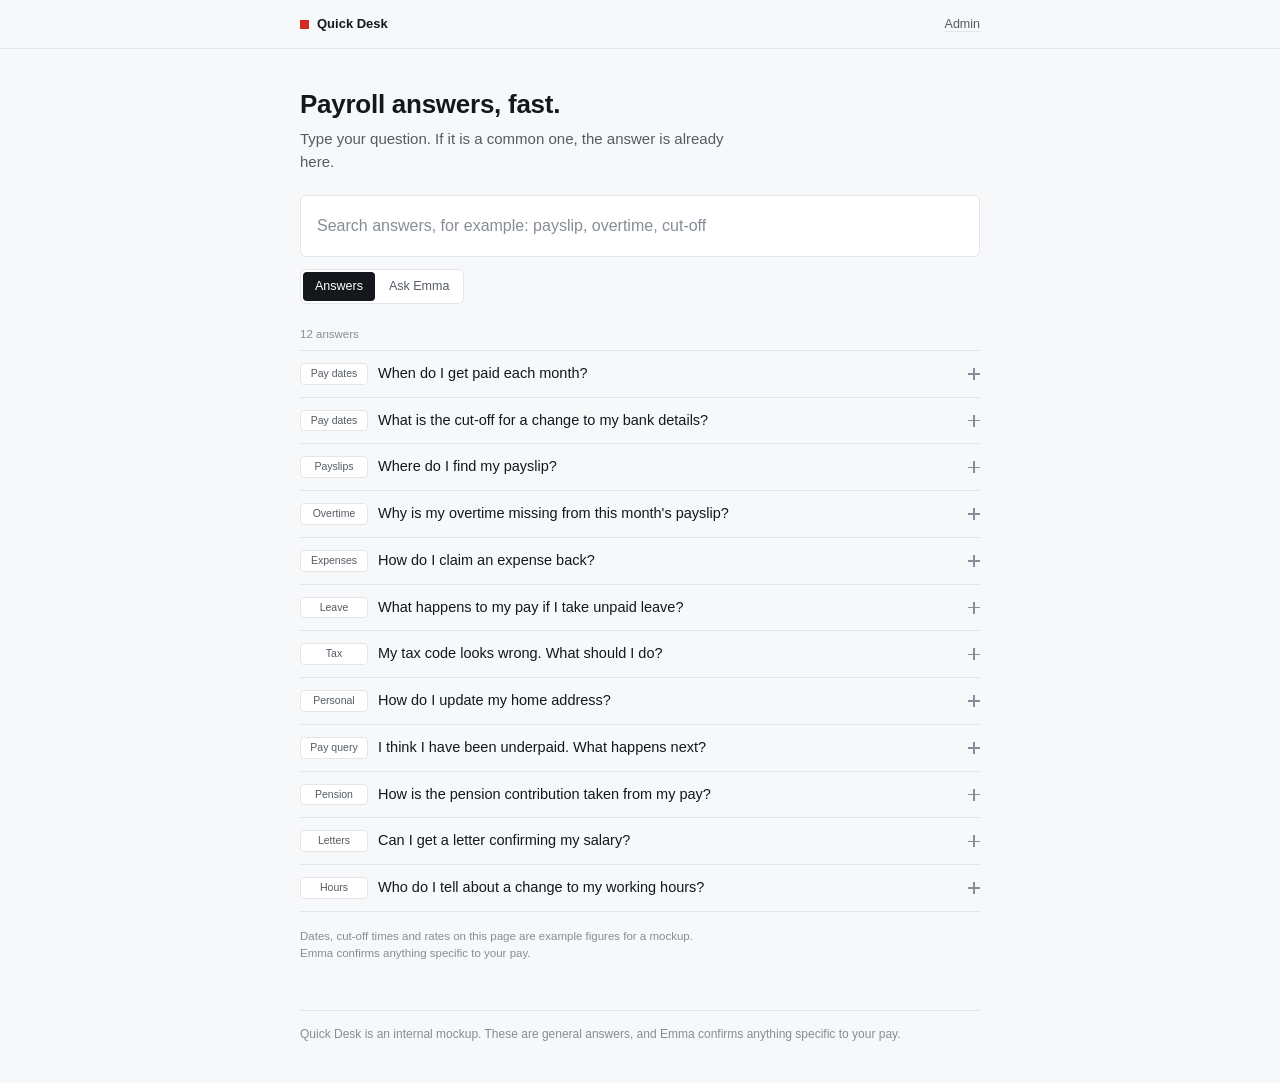
<file: designs/quick-desk/index.html>
<!DOCTYPE html>
<html lang="en-GB">
<head>
<meta charset="utf-8">
<meta name="viewport" content="width=device-width, initial-scale=1">
<meta name="color-scheme" content="light">
<title>Quick Desk: payroll answers</title>
<style>
  :root {
    --red: #d42b1e;
    --red-dark: #ac1f15;
    --red-wash: #fdefed;
    --ink: #14171b;
    --ink-2: #545b64;
    --ink-3: #868d96;
    --line: #e2e5e9;
    --line-2: #eef0f3;
    --bg: #f7f8f9;
    --white: #ffffff;
    --radius: 6px;
    --font: -apple-system, BlinkMacSystemFont, "Segoe UI", Roboto, "Helvetica Neue", Arial, sans-serif;
  }

  * { box-sizing: border-box; }

  html { -webkit-text-size-adjust: 100%; }

  body {
    margin: 0;
    background: var(--bg);
    color: var(--ink);
    font: 400 15px/1.5 var(--font);
    -webkit-font-smoothing: antialiased;
    overflow-wrap: break-word;
  }

  .is-hidden { display: none !important; }

  .sr {
    position: absolute;
    width: 1px;
    height: 1px;
    margin: -1px;
    padding: 0;
    overflow: hidden;
    clip: rect(0 0 0 0);
    white-space: nowrap;
    border: 0;
  }

  :focus-visible { outline: 2px solid var(--red); outline-offset: 2px; }

  /* Top strip ---------------------------------------------------- */

  .strip { position: sticky; top: 0; z-index: 5; background: var(--bg); border-bottom: 1px solid var(--line); }

  .strip-in {
    max-width: 720px;
    margin: 0 auto;
    padding: 0 20px;
    height: 48px;
    display: flex;
    align-items: center;
    justify-content: space-between;
    gap: 12px;
  }

  .brand { display: flex; align-items: center; gap: 8px; font-size: 13px; font-weight: 600; }

  .mark { width: 9px; height: 9px; background: var(--red); flex: 0 0 auto; }

  /* Column ------------------------------------------------------- */

  .wrap { max-width: 720px; margin: 0 auto; padding: 40px 20px 48px; }

  h1 { margin: 0 0 8px; font-size: 26px; line-height: 1.2; font-weight: 600; letter-spacing: -0.01em; }

  .lede { margin: 0 0 22px; color: var(--ink-2); font-size: 15px; max-width: 52ch; }

  /* Field -------------------------------------------------------- */

  .field {
    background: var(--white);
    border: 1px solid var(--line);
    border-radius: var(--radius);
    transition: border-color .12s ease, box-shadow .12s ease;
  }

  .field:focus-within { border-color: var(--red); box-shadow: 0 0 0 3px var(--red-wash); }

  .field input,
  .field textarea { display: block; width: 100%; border: 0; background: transparent; color: var(--ink); font: inherit; padding: 0 16px; }

  .field input { height: 60px; font-size: 16px; }

  .field textarea { height: 100px; padding: 15px 16px; font-size: 16px; line-height: 1.45; resize: vertical; }

  .field input:focus,
  .field textarea:focus { outline: none; }

  .field input::placeholder,
  .field textarea::placeholder { color: var(--ink-3); }

  /* Segmented control -------------------------------------------- */

  .seg-row { display: flex; align-items: center; justify-content: space-between; gap: 12px; margin-top: 12px; min-height: 32px; }

  .seg {
    display: inline-flex;
    gap: 2px;
    padding: 2px;
    background: var(--white);
    border: 1px solid var(--line);
    border-radius: var(--radius);
  }

  .seg-btn {
    border: 0;
    background: transparent;
    color: var(--ink-2);
    font: inherit;
    font-size: 12.5px;
    font-weight: 500;
    padding: 5px 12px;
    border-radius: 4px;
    cursor: pointer;
  }

  .seg-btn:hover { color: var(--ink); }

  .seg-btn[aria-pressed="true"] { background: var(--ink); color: var(--white); }

  .btn-text {
    background: none;
    border: 0;
    padding: 2px 0;
    font: inherit;
    font-size: 12.5px;
    font-weight: 500;
    color: var(--ink-2);
    cursor: pointer;
    text-decoration: underline;
    text-underline-offset: 3px;
    text-decoration-color: var(--line);
  }

  .btn-text:hover { color: var(--red); text-decoration-color: var(--red); }

  .btn-ghost {
    background: var(--white);
    color: var(--ink);
    border: 1px solid var(--line);
    border-radius: var(--radius);
    padding: 6px 11px;
    font: inherit;
    font-size: 12.5px;
    font-weight: 500;
    cursor: pointer;
  }

  .btn-ghost:hover { border-color: var(--ink-3); }

  .btn-primary {
    background: var(--red);
    color: var(--white);
    border: 1px solid var(--red);
    border-radius: var(--radius);
    padding: 9px 16px;
    font: inherit;
    font-size: 13.5px;
    font-weight: 600;
    cursor: pointer;
  }

  .btn-primary:hover { background: var(--red-dark); border-color: var(--red-dark); }

  /* Answers list ------------------------------------------------- */

  .meta-row { display: flex; align-items: baseline; justify-content: space-between; gap: 12px; margin: 22px 0 6px; min-height: 18px; }

  .count { margin: 0; font-size: 11.5px; color: var(--ink-3); }

  .faq { list-style: none; margin: 0; padding: 0; border-top: 1px solid var(--line); }

  .row { border-bottom: 1px solid var(--line); }

  .row-top { display: flex; align-items: center; gap: 10px; }

  .row-h { flex: 1 1 auto; min-width: 0; margin: 0; font-size: inherit; font-weight: inherit; }

  .row-head {
    display: flex;
    align-items: center;
    gap: 12px;
    width: 100%;
    padding: 12px 0;
    background: none;
    border: 0;
    font: inherit;
    font-size: 14.5px;
    font-weight: 500;
    color: var(--ink);
    text-align: left;
    cursor: pointer;
  }

  .row-q { flex: 1 1 auto; min-width: 0; }

  .ind { position: relative; flex: 0 0 auto; width: 12px; height: 12px; }

  .ind::before,
  .ind::after { content: ""; position: absolute; background: var(--ink-3); transition: transform .15s ease, background-color .15s ease; }

  .ind::before { top: 5.25px; left: 0; width: 12px; height: 1.5px; }

  .ind::after { top: 0; left: 5.25px; width: 1.5px; height: 12px; }

  .row-head:hover .ind::before,
  .row-head:hover .ind::after { background: var(--red); }

  .row-head[aria-expanded="true"] .ind::after { transform: scaleY(0); }
  .row-head[aria-expanded="true"] .ind::before { background: var(--red); }

  .chip {
    flex: 0 0 auto;
    min-width: 68px;
    text-align: center;
    padding: 2px 7px;
    background: var(--white);
    border: 1px solid var(--line);
    border-radius: 4px;
    font: inherit;
    font-size: 10.5px;
    font-weight: 500;
    color: var(--ink-2);
    white-space: nowrap;
    cursor: pointer;
  }

  .chip:hover { border-color: var(--ink-3); color: var(--ink); }

  .chip[aria-pressed="true"] { background: var(--red-wash); border-color: var(--red); color: var(--red-dark); }

  .row-body { padding: 0 0 14px 78px; }

  .row-a { margin: 0; max-width: 68ch; font-size: 14px; color: var(--ink-2); }

  .note { margin: 16px 0 0; max-width: 62ch; font-size: 11.5px; color: var(--ink-3); }

  /* Empty state -------------------------------------------------- */

  .empty { border: 1px solid var(--line); border-radius: var(--radius); background: var(--white); padding: 22px 20px; margin-top: 14px; }

  .empty-h { margin: 0 0 6px; font-size: 15px; font-weight: 600; }

  .empty-p { margin: 0 0 16px; font-size: 13.5px; color: var(--ink-2); max-width: 56ch; }

  /* Ask pane ----------------------------------------------------- */

  .ask-block { margin-top: 18px; }

  .vis-fieldset { margin: 0 0 14px; padding: 0; border: 0; }

  .vis-legend { display: block; margin-bottom: 7px; padding: 0; font-size: 11.5px; color: var(--ink-3); }

  .vis-opts { display: flex; flex-wrap: wrap; gap: 8px; }

  .vis-opt {
    display: flex;
    align-items: flex-start;
    gap: 8px;
    flex: 1 1 250px;
    max-width: 330px;
    padding: 9px 11px;
    background: var(--white);
    border: 1px solid var(--line);
    border-radius: var(--radius);
    cursor: pointer;
  }

  .vis-opt.is-on { border-color: var(--ink); }

  .vis-opt input { margin: 2px 0 0; accent-color: var(--red); flex: 0 0 auto; }

  .vis-opt b { display: block; font-size: 12.5px; font-weight: 600; }

  .vis-opt span { display: block; font-size: 11.5px; color: var(--ink-3); line-height: 1.4; }

  .ask-actions { display: flex; align-items: center; gap: 12px; flex-wrap: wrap; }

  .hint { font-size: 11.5px; color: var(--ink-3); }

  .confirm {
    margin: 16px 0 0;
    padding: 10px 14px;
    background: var(--red-wash);
    border-left: 2px solid var(--red);
    border-radius: 0 var(--radius) var(--radius) 0;
    font-size: 13.5px;
  }

  .err { margin: 8px 0 0; font-size: 12.5px; color: var(--red-dark); }

  /* Footer ------------------------------------------------------- */

  .foot { max-width: 720px; margin: 0 auto; padding: 0 20px 40px; font-size: 12px; color: var(--ink-3); }

  .foot-line { margin: 0; padding-top: 14px; border-top: 1px solid var(--line); }

  /* Admin overlay ------------------------------------------------ */

  .scrim {
    position: fixed;
    inset: 0;
    z-index: 20;
    background: rgba(20, 23, 27, .42);
    opacity: 0;
    visibility: hidden;
    transition: opacity .2s ease, visibility .2s ease;
  }

  .scrim.is-open { opacity: 1; visibility: visible; }

  .admin {
    position: fixed;
    top: 0;
    right: 0;
    bottom: 0;
    z-index: 30;
    width: min(940px, 100%);
    display: flex;
    flex-direction: column;
    background: var(--white);
    border-left: 1px solid var(--line);
    transform: translateX(100%);
    visibility: hidden;
    transition: transform .22s ease, visibility .22s ease;
  }

  .admin.is-open { transform: none; visibility: visible; }

  .admin-head {
    display: flex;
    align-items: flex-start;
    justify-content: space-between;
    gap: 16px;
    padding: 18px 20px 14px;
    border-bottom: 1px solid var(--line);
  }

  .admin-title { margin: 0; font-size: 18px; font-weight: 600; }

  .admin-sub { margin: 4px 0 0; font-size: 12px; color: var(--ink-3); }

  .admin-body { flex: 1 1 auto; min-height: 0; overflow-y: auto; padding: 20px; }

  .sec { margin-bottom: 28px; }

  .sec-head { display: flex; align-items: center; justify-content: space-between; gap: 12px; flex-wrap: wrap; margin-bottom: 10px; }

  .sec-title { display: flex; align-items: center; gap: 8px; margin: 0; font-size: 13px; font-weight: 600; }

  .pill {
    padding: 0 6px;
    background: var(--bg);
    border: 1px solid var(--line);
    border-radius: 4px;
    font-size: 10.5px;
    font-weight: 600;
    color: var(--ink-2);
    line-height: 16px;
  }

  .queue { list-style: none; margin: 0; padding: 0; }

  .q-item { padding: 12px; margin-bottom: 8px; border: 1px solid var(--line); border-radius: var(--radius); }

  .q-top { display: flex; align-items: flex-start; justify-content: space-between; gap: 10px; }

  .q-text { margin: 0; font-size: 13.5px; font-weight: 500; }

  .tag {
    flex: 0 0 auto;
    padding: 1px 6px;
    background: var(--bg);
    border: 1px solid var(--line);
    border-radius: 4px;
    font-size: 10.5px;
    font-weight: 600;
    color: var(--ink-2);
  }

  .tag-priv { background: var(--red-wash); border-color: var(--red); color: var(--red-dark); }

  .q-meta { margin: 6px 0 10px; font-size: 11px; color: var(--ink-3); }

  .q-actions { display: flex; align-items: center; gap: 10px; flex-wrap: wrap; }

  .inp,
  .ta {
    display: block;
    width: 100%;
    padding: 7px 9px;
    background: var(--white);
    border: 1px solid var(--line);
    border-radius: var(--radius);
    font: inherit;
    font-size: 13px;
    color: var(--ink);
  }

  .inp:focus,
  .ta:focus { outline: none; border-color: var(--red); box-shadow: 0 0 0 3px var(--red-wash); }

  .ta { line-height: 1.45; resize: vertical; }

  .mt { margin-top: 8px; }

  .cell-label { display: block; margin: 0 0 3px; font-size: 10.5px; font-weight: 600; color: var(--ink-3); }

  .tbl-wrap { margin-top: 4px; }

  .tbl { width: 100%; table-layout: fixed; border-collapse: collapse; font-size: 13px; }

  .tbl th {
    padding: 6px 8px;
    border-bottom: 1px solid var(--line);
    text-align: left;
    font-size: 11px;
    font-weight: 600;
    color: var(--ink-3);
  }

  .tbl td { padding: 9px 8px; border-bottom: 1px solid var(--line-2); vertical-align: top; }

  .tbl-q { margin: 0; }

  .tbl-act { display: flex; align-items: center; gap: 10px; flex-wrap: wrap; }

  .tbl-confirm { font-size: 12.5px; }

  /* Narrow screens ---------------------------------------------- */

  @media (max-width: 640px) {
    .tbl { table-layout: auto; }
    .tbl,
    .tbl tbody,
    .tbl tr,
    .tbl td { display: block; width: 100%; }
    .tbl thead { display: none; }
    .tbl tr { padding: 10px 0; border-bottom: 1px solid var(--line); }
    .tbl td { padding: 3px 0; border: 0; }
    .tbl td::before { content: attr(data-label); display: block; margin-bottom: 2px; font-size: 10.5px; font-weight: 600; color: var(--ink-3); }
    .tbl td:first-child::before { display: none; }
    .tbl-act { display: flex; padding-top: 6px; }
  }

  @media (max-width: 480px) {
    .strip-in { padding: 0 14px; }
    .wrap { padding: 28px 14px 40px; }
    .foot { padding: 0 14px 32px; }
    h1 { font-size: 22px; }
    .row-body { padding-left: 0; }
    .chip { min-width: 62px; font-size: 10px; }
    .admin-head,
    .admin-body { padding-left: 14px; padding-right: 14px; }
  }

  @media (prefers-reduced-motion: reduce) {
    *, *::before, *::after { transition-duration: .01ms !important; animation-duration: .01ms !important; }
  }
</style>
</head>
<body>

<header class="strip">
  <div class="strip-in">
    <span class="brand"><span class="mark" aria-hidden="true"></span>Quick Desk</span>
    <button type="button" class="btn-text" id="adminOpen">Admin</button>
  </div>
</header>

<main class="wrap">
  <h1>Payroll answers, fast.</h1>
  <p class="lede">Type your question. If it is a common one, the answer is already here.</p>

  <div class="field">
    <label class="sr" for="searchInput">Search payroll answers</label>
    <input id="searchInput" type="text" autocomplete="off" placeholder="Search answers, for example: payslip, overtime, cut-off">
    <label class="sr" for="askInput">Your payroll question</label>
    <textarea id="askInput" class="is-hidden" rows="3" placeholder="Type your question for Emma"></textarea>
  </div>

  <div class="seg-row">
    <div class="seg" role="group" aria-label="Choose a mode">
      <button type="button" class="seg-btn" data-mode="answers" aria-pressed="true">Answers</button>
      <button type="button" class="seg-btn" data-mode="ask" aria-pressed="false">Ask Emma</button>
    </div>
    <button type="button" class="btn-text is-hidden" id="clearBtn">Clear filters</button>
  </div>

  <section id="answersPane" aria-labelledby="answersTitle">
    <h2 class="sr" id="answersTitle">Frequently asked questions</h2>
    <div class="meta-row">
      <p class="count" id="count" role="status" aria-live="polite"></p>
    </div>
    <ul class="faq" id="faqList"></ul>
    <div class="empty is-hidden" id="emptyState">
      <p class="empty-h" id="emptyHead">No answer matches that yet.</p>
      <p class="empty-p">Emma can answer it for you. Public questions and answers can be added to this list so nobody has to ask twice.</p>
      <button type="button" class="btn-primary" id="emptyAsk">Ask Emma this instead</button>
    </div>
    <p class="note">Dates, cut-off times and rates on this page are example figures for a mockup. Emma confirms anything specific to your pay.</p>
  </section>

  <section id="askPane" class="is-hidden" aria-labelledby="askTitle">
    <h2 class="sr" id="askTitle">Ask Emma</h2>
    <div class="ask-block">
      <fieldset class="vis-fieldset">
        <legend class="vis-legend">Who can see this question?</legend>
        <div class="vis-opts">
          <label class="vis-opt" id="visPublicOpt">
            <input type="radio" name="vis" value="public" checked>
            <span>
              <b>Public</b>
              <span>Emma can add the question and the answer to this list so everyone sees it.</span>
            </span>
          </label>
          <label class="vis-opt" id="visPrivateOpt">
            <input type="radio" name="vis" value="private">
            <span>
              <b>Private</b>
              <span>Only Emma sees it. Nothing is added to the public list.</span>
            </span>
          </label>
        </div>
      </fieldset>

      <div class="ask-actions">
        <button type="button" class="btn-primary" id="sendBtn">Send to Emma</button>
        <span class="hint">Ctrl and Enter also sends.</span>
      </div>

      <p class="err is-hidden" id="askErr">Type your question first.</p>
      <p class="confirm is-hidden" id="askConfirm" role="status"></p>
    </div>
  </section>
</main>

<footer class="foot">
  <p class="foot-line">Quick Desk is an internal mockup. These are general answers, and Emma confirms anything specific to your pay.</p>
</footer>

<div class="scrim" id="scrim"></div>

<aside class="admin" id="adminPanel" role="dialog" aria-modal="true" aria-labelledby="adminTitle">
  <div class="admin-head">
    <div>
      <h2 class="admin-title" id="adminTitle">Admin</h2>
      <p class="admin-sub">Queue and answers. Held in this page only, nothing is sent anywhere.</p>
    </div>
    <button type="button" class="btn-ghost" id="adminClose">Close</button>
  </div>

  <div class="admin-body">
    <section class="sec" aria-labelledby="queueTitle">
      <div class="sec-head">
        <h3 class="sec-title" id="queueTitle">Pending questions <span class="pill" id="queueCount">0</span></h3>
      </div>
      <ul class="queue" id="queueList"></ul>
      <p class="note is-hidden" id="queueEmpty">Nothing waiting. Questions sent from the Ask Emma form land here.</p>
    </section>

    <section class="sec" aria-labelledby="faqTitle">
      <div class="sec-head">
        <h3 class="sec-title" id="faqTitle">FAQ entries <span class="pill" id="faqCount">0</span></h3>
        <button type="button" class="btn-ghost" id="addFaq">Add FAQ row</button>
      </div>
      <div class="tbl-wrap">
        <table class="tbl">
          <caption class="sr">All FAQ entries, including drafts</caption>
          <colgroup>
            <col style="width:46%">
            <col style="width:16%">
            <col style="width:14%">
            <col style="width:24%">
          </colgroup>
          <thead>
            <tr>
              <th scope="col">Question</th>
              <th scope="col">Category</th>
              <th scope="col">State</th>
              <th scope="col">Actions</th>
            </tr>
          </thead>
          <tbody id="faqRows"></tbody>
        </table>
      </div>
      <datalist id="catList"></datalist>
    </section>
  </div>
</aside>

<script>
(function () {
  "use strict";

  /* ------------------------------------------------------------------
     Data. Everything lives in memory so the file opens from file://
     with no network. See persist() for where storage would go.
  ------------------------------------------------------------------ */

  const seedFaqs = [
    { id: 1, q: "When do I get paid each month?", cat: "Pay dates", published: true,
      a: "Salaries are normally paid on the 25th. If the 25th falls on a weekend or a bank holiday, pay usually arrives on the working day before. Your contract states the date that applies to you, and the payslip shows the actual payment date." },
    { id: 2, q: "What is the cut-off for a change to my bank details?", cat: "Pay dates", published: true,
      a: "Send bank detail changes before the cut-off on the 12th and they should apply to that month's run. Anything that arrives later usually takes effect the following month. Allow one full pay cycle for the change to show on a payslip." },
    { id: 3, q: "Where do I find my payslip?", cat: "Payslips", published: true,
      a: "Payslips are issued to your work email on pay day and are also held in the payroll portal. If you cannot sign in, ask Emma to reset your access rather than asking a colleague to forward their copy." },
    { id: 4, q: "Why is my overtime missing from this month's payslip?", cat: "Overtime", published: true,
      a: "Overtime is paid in the month it is approved, not the month it was worked. If your manager approved it after the cut-off, it moves to the next run. Check the approval date first, then send Emma the dates and hours if it is still missing." },
    { id: 5, q: "How do I claim an expense back?", cat: "Expenses", published: true,
      a: "Raise the claim in the expenses tool with the receipt attached, and your manager approves it. Approved claims are paid with the next payroll run rather than as a separate payment. Claims without a receipt are usually returned to you." },
    { id: 6, q: "What happens to my pay if I take unpaid leave?", cat: "Leave", published: true,
      a: "Unpaid leave is deducted at your daily rate for each working day you are away. The deduction appears as its own line on the payslip for the month the leave falls in. Part months are worked out on working days, so bank holidays in the period are not deducted." },
    { id: 7, q: "My tax code looks wrong. What should I do?", cat: "Tax", published: true,
      a: "Send Emma the code notice from HMRC and she can check it against the payroll record. Codes often change after a benefit in kind or a change of job, so include the reference from the letter. Do not change anything yourself in the portal." },
    { id: 8, q: "How do I update my home address?", cat: "Personal", published: true,
      a: "Update it in the HR system, because payroll reads the address from there. Tell Emma as well if the address affects a relocation allowance or a tax relief claim. Changes made after the cut-off show on the following month's payslip." },
    { id: 9, q: "I think I have been underpaid. What happens next?", cat: "Pay query", published: true,
      a: "Send Emma the pay period and the figure you expected, and she will check the run. Most differences come from a late timesheet, an unpaid absence or a change that arrived after the cut-off. Corrections are usually paid in the next run rather than as a separate payment." },
    { id: 10, q: "How is the pension contribution taken from my pay?", cat: "Pension", published: true,
      a: "The contribution is taken from your pay before tax, so the amount on your payslip is not the full cost to you. The percentage and the employer contribution are set out in your pension letter. You can change your percentage once a year unless your scheme says otherwise." },
    { id: 11, q: "Can I get a letter confirming my salary?", cat: "Letters", published: true,
      a: "Emma can produce a salary confirmation letter for a mortgage, a visa or a rental application. Ask with the name and address it should go to, and allow three working days. Lenders sometimes need their own wording, so attach their request if you have one." },
    { id: 12, q: "Who do I tell about a change to my working hours?", cat: "Hours", published: true,
      a: "Your manager approves the change first, then it comes to payroll so the contract and the pay can be updated. A change to hours affects holiday pay, so ask for the new holiday balance at the same time. Allow one full pay cycle for the new hours to appear." }
  ];

  const seedQueue = [
    { id: 201, text: "My payslip shows a different tax code to the one on my P60. Which one is right?", visibility: "public", when: "2 days ago" },
    { id: 202, text: "Can I split my pension contribution across two percentages?", visibility: "private", when: "yesterday" },
    { id: 203, text: "I started in the middle of the month. Is my first pay reduced?", visibility: "public", when: "today" }
  ];

  const state = {
    mode: "answers",
    query: "",
    cat: null,
    open: {},
    faqs: seedFaqs.slice(),
    queue: seedQueue.slice(),
    editingId: null,
    confirmDelete: null,
    answering: null,
    nextId: 500
  };

  let lastFocus = null;

  /* ------------------------------------------------------------------
     Elements
  ------------------------------------------------------------------ */

  const $ = function (id) { return document.getElementById(id); };

  const searchInput = $("searchInput");
  const askInput = $("askInput");
  const answersPane = $("answersPane");
  const askPane = $("askPane");
  const faqList = $("faqList");
  const emptyState = $("emptyState");
  const emptyHead = $("emptyHead");
  const emptyAsk = $("emptyAsk");
  const countEl = $("count");
  const clearBtn = $("clearBtn");
  const sendBtn = $("sendBtn");
  const askErr = $("askErr");
  const askConfirm = $("askConfirm");
  const segBtns = Array.prototype.slice.call(document.querySelectorAll(".seg-btn"));
  const visOpts = [$("visPublicOpt"), $("visPrivateOpt")];
  const adminPanel = $("adminPanel");
  const adminOpen = $("adminOpen");
  const adminClose = $("adminClose");
  const scrim = $("scrim");
  const queueList = $("queueList");
  const queueEmpty = $("queueEmpty");
  const queueCount = $("queueCount");
  const faqRows = $("faqRows");
  const faqCount = $("faqCount");
  const addFaq = $("addFaq");
  const catList = $("catList");

  /* ------------------------------------------------------------------
     Helpers
  ------------------------------------------------------------------ */

  function esc(value) {
    return String(value).replace(/[&<>"']/g, function (c) {
      return { "&": "&amp;", "<": "&lt;", ">": "&gt;", '"': "&quot;", "'": "&#39;" }[c];
    });
  }

  function persist() {
    /* Storage hook. When a backend exists, write state.faqs and
       state.queue to localStorage or POST them to an API from here.
       The template stays in memory so the file works offline. */
  }

  function show(el, on) {
    el.classList.toggle("is-hidden", !on);
  }

  function findFaq(id) {
    return state.faqs.filter(function (f) { return f.id === id; })[0] || null;
  }

  function visibleFaqs() {
    const terms = state.query.toLowerCase().split(/\s+/).filter(Boolean);
    return state.faqs.filter(function (f) {
      if (!f.published) { return false; }
      if (state.cat && f.cat !== state.cat) { return false; }
      if (!terms.length) { return true; }
      const hay = (f.q + " " + f.a + " " + f.cat).toLowerCase();
      return terms.every(function (t) { return hay.indexOf(t) !== -1; });
    });
  }

  /* ------------------------------------------------------------------
     Answers list
  ------------------------------------------------------------------ */

  function renderFaq() {
    const rows = visibleFaqs();
    const publishedTotal = state.faqs.filter(function (f) { return f.published; }).length;
    const filtering = state.query.trim() !== "" || state.cat !== null;

    faqList.innerHTML = rows.map(function (f) {
      const open = state.open[f.id] === true;
      return '<li class="row">' +
        '<div class="row-top">' +
          '<button type="button" class="chip" data-cat="' + esc(f.cat) + '" aria-pressed="' +
            (state.cat === f.cat ? "true" : "false") + '">' + esc(f.cat) + '</button>' +
          '<h3 class="row-h">' +
            '<button type="button" class="row-head" data-toggle="' + f.id + '" id="head-' + f.id + '"' +
              ' aria-expanded="' + (open ? "true" : "false") + '" aria-controls="panel-' + f.id + '">' +
              '<span class="row-q">' + esc(f.q) + '</span>' +
              '<span class="ind" aria-hidden="true"></span>' +
            '</button>' +
          '</h3>' +
        '</div>' +
        '<div class="row-body" id="panel-' + f.id + '"' + (open ? "" : " hidden") + '>' +
          '<p class="row-a">' + esc(f.a) + '</p>' +
        '</div>' +
      '</li>';
    }).join("");

    countEl.textContent = rows.length + (rows.length === 1 ? " answer" : " answers") +
      (filtering ? " of " + publishedTotal : "");

    const nothing = rows.length === 0;
    show(emptyState, nothing);
    if (nothing) {
      emptyHead.textContent = (publishedTotal === 0 && !filtering)
        ? "No answers are published yet."
        : "No answer matches that yet.";
    }
    show(clearBtn, filtering);
  }

  function toggleRow(id) {
    const head = $("head-" + id);
    const panel = $("panel-" + id);
    if (!head || !panel) { return; }
    const open = state.open[id] === true;
    if (open) { delete state.open[id]; } else { state.open[id] = true; }
    head.setAttribute("aria-expanded", open ? "false" : "true");
    if (open) { panel.setAttribute("hidden", ""); } else { panel.removeAttribute("hidden"); }
  }

  faqList.addEventListener("click", function (e) {
    const chip = e.target.closest(".chip");
    if (chip) {
      const cat = chip.getAttribute("data-cat");
      state.cat = (state.cat === cat) ? null : cat;
      renderFaq();
      return;
    }
    const head = e.target.closest(".row-head");
    if (head) { toggleRow(Number(head.getAttribute("data-toggle"))); }
  });

  searchInput.addEventListener("input", function () {
    state.query = searchInput.value;
    renderFaq();
  });

  clearBtn.addEventListener("click", function () {
    state.query = "";
    state.cat = null;
    searchInput.value = "";
    renderFaq();
    searchInput.focus();
  });

  emptyAsk.addEventListener("click", function () {
    const typed = searchInput.value.trim();
    if (typed) { askInput.value = typed; }
    setMode("ask", true);
  });

  /* ------------------------------------------------------------------
     Mode switching
  ------------------------------------------------------------------ */

  function setMode(mode, focus) {
    state.mode = mode;
    const isAsk = mode === "ask";
    segBtns.forEach(function (b) {
      b.setAttribute("aria-pressed", b.getAttribute("data-mode") === mode ? "true" : "false");
    });
    show(answersPane, !isAsk);
    show(askPane, isAsk);
    show(searchInput, !isAsk);
    show(askInput, isAsk);
    show(askErr, false);
    show(askConfirm, false);
    if (isAsk) { show(clearBtn, false); } else { renderFaq(); }
    if (focus) { (isAsk ? askInput : searchInput).focus(); }
  }

  segBtns.forEach(function (b) {
    b.addEventListener("click", function () { setMode(b.getAttribute("data-mode"), true); });
  });

  function syncVis() {
    visOpts.forEach(function (opt) {
      const input = opt.querySelector("input");
      opt.classList.toggle("is-on", input.checked);
    });
  }

  visOpts.forEach(function (opt) {
    opt.querySelector("input").addEventListener("change", syncVis);
  });

  askInput.addEventListener("input", function () {
    show(askErr, false);
    show(askConfirm, false);
  });

  askInput.addEventListener("keydown", function (e) {
    if (e.key === "Enter" && (e.ctrlKey || e.metaKey)) {
      e.preventDefault();
      sendQuestion();
    }
  });

  sendBtn.addEventListener("click", sendQuestion);

  function sendQuestion() {
    const text = askInput.value.trim();
    if (!text) {
      show(askConfirm, false);
      show(askErr, true);
      askInput.focus();
      return;
    }
    const picked = document.querySelector('input[name="vis"]:checked');
    const visibility = picked ? picked.value : "public";
    state.queue.unshift({ id: state.nextId++, text: text, visibility: visibility, when: "just now" });
    persist();
    askInput.value = "";
    show(askErr, false);
    askConfirm.textContent = visibility === "public"
      ? "Thanks. Your question is in Emma's queue as a public question, so she can add the answer to this list for everyone."
      : "Thanks. Your question is in Emma's queue as a private question, so only Emma sees it.";
    show(askConfirm, true);
    renderQueue();
  }

  /* ------------------------------------------------------------------
     Admin: pending queue
  ------------------------------------------------------------------ */

  function renderQueue() {
    queueCount.textContent = String(state.queue.length);
    show(queueEmpty, state.queue.length === 0);

    queueList.innerHTML = state.queue.map(function (item) {
      const isPrivate = item.visibility === "private";
      const answering = state.answering === item.id;
      let body;
      if (answering) {
        body = '<div class="mt">' +
            '<label class="cell-label" for="aq-' + item.id + '">Question as it will appear</label>' +
            '<input class="inp" id="aq-' + item.id + '" type="text" value="' + esc(item.text) + '">' +
            '<label class="cell-label mt" for="ac-' + item.id + '">Category</label>' +
            '<input class="inp" id="ac-' + item.id + '" type="text" list="catList" value="General">' +
            '<label class="cell-label mt" for="aa-' + item.id + '">Answer</label>' +
            '<textarea class="ta" id="aa-' + item.id + '" rows="4" placeholder="Write the answer colleagues will read"></textarea>' +
            '<p class="err is-hidden" data-qerr="' + item.id + '">Write an answer before publishing.</p>' +
            '<div class="q-actions mt">' +
              '<button type="button" class="btn-primary" data-publish="' + item.id + '">Publish to FAQ</button>' +
              '<button type="button" class="btn-text" data-cancel="' + item.id + '">Cancel</button>' +
            '</div>' +
          '</div>';
      } else {
        body = '<div class="q-actions">' +
            '<button type="button" class="btn-ghost" data-answer="' + item.id + '">Answer</button>' +
            '<button type="button" class="btn-text" data-dismiss="' + item.id + '">Dismiss</button>' +
          '</div>';
      }
      return '<li class="q-item">' +
        '<div class="q-top">' +
          '<p class="q-text">' + esc(item.text) + '</p>' +
          '<span class="tag' + (isPrivate ? " tag-priv" : "") + '">' + (isPrivate ? "Private" : "Public") + '</span>' +
        '</div>' +
        '<p class="q-meta">Added ' + esc(item.when) + '</p>' +
        body +
      '</li>';
    }).join("");
  }

  queueList.addEventListener("click", function (e) {
    const btn = e.target.closest("button");
    if (!btn) { return; }
    const answer = btn.getAttribute("data-answer");
    const dismiss = btn.getAttribute("data-dismiss");
    const publish = btn.getAttribute("data-publish");
    const cancel = btn.getAttribute("data-cancel");

    if (answer) {
      state.answering = Number(answer);
      renderQueue();
      const ta = $("aa-" + state.answering);
      if (ta) { ta.focus(); }
      return;
    }
    if (dismiss) {
      state.queue = state.queue.filter(function (q) { return q.id !== Number(dismiss); });
      persist();
      renderQueue();
      return;
    }
    if (cancel) {
      state.answering = null;
      renderQueue();
      return;
    }
    if (publish) {
      const id = Number(publish);
      const item = state.queue.filter(function (q) { return q.id === id; })[0];
      if (!item) { return; }
      const qEl = $("aq-" + id);
      const cEl = $("ac-" + id);
      const aEl = $("aa-" + id);
      const answerText = aEl ? aEl.value.trim() : "";
      if (!answerText) {
        show(queueList.querySelector('[data-qerr="' + id + '"]'), true);
        if (aEl) { aEl.focus(); }
        return;
      }
      const questionText = (qEl && qEl.value.trim()) || item.text;
      const category = (cEl && cEl.value.trim()) || "General";
      state.faqs.unshift({
        id: state.nextId++,
        q: questionText,
        a: answerText,
        cat: category,
        published: true
      });
      state.queue = state.queue.filter(function (q) { return q.id !== id; });
      state.answering = null;
      persist();
      renderAll();
    }
  });

  /* ------------------------------------------------------------------
     Admin: FAQ table
  ------------------------------------------------------------------ */

  function renderTable() {
    faqCount.textContent = String(state.faqs.length);

    const cats = [];
    state.faqs.forEach(function (f) {
      if (cats.indexOf(f.cat) === -1) { cats.push(f.cat); }
    });
    catList.innerHTML = cats.map(function (c) {
      return '<option value="' + esc(c) + '"></option>';
    }).join("");

    faqRows.innerHTML = state.faqs.map(function (f) {
      const editing = state.editingId === f.id;
      const confirming = state.confirmDelete === f.id;

      let qCell, cCell, actCell;

      if (editing) {
        qCell = '<td data-label="Question">' +
            '<label class="cell-label" for="q-' + f.id + '">Question</label>' +
            '<input class="inp" id="q-' + f.id + '" type="text" value="' + esc(f.q) + '">' +
            '<label class="cell-label mt" for="a-' + f.id + '">Answer</label>' +
            '<textarea class="ta" id="a-' + f.id + '" rows="4">' + esc(f.a) + '</textarea>' +
            '<p class="err is-hidden" data-ferr="' + f.id + '">Add a question and an answer before saving.</p>' +
          '</td>';
        cCell = '<td data-label="Category">' +
            '<label class="cell-label" for="c-' + f.id + '">Category</label>' +
            '<input class="inp" id="c-' + f.id + '" type="text" list="catList" value="' + esc(f.cat) + '">' +
          '</td>';
        actCell = '<td data-label="Actions" class="tbl-act">' +
            '<button type="button" class="btn-primary" data-save="' + f.id + '">Save</button>' +
            '<button type="button" class="btn-text" data-editcancel="' + f.id + '">Cancel</button>' +
          '</td>';
      } else {
        qCell = '<td data-label="Question"><p class="tbl-q">' + esc(f.q) + '</p></td>';
        cCell = '<td data-label="Category"><span class="tag">' + esc(f.cat) + '</span></td>';
        actCell = '<td data-label="Actions" class="tbl-act">' +
          (confirming
            ? '<span class="tbl-confirm">Delete this entry?</span>' +
              '<button type="button" class="btn-ghost" data-delyes="' + f.id + '">Yes, delete</button>' +
              '<button type="button" class="btn-text" data-delno="' + f.id + '">Keep</button>'
            : '<button type="button" class="btn-ghost" data-edit="' + f.id + '">Edit</button>' +
              '<button type="button" class="btn-text" data-del="' + f.id + '">Delete</button>') +
          '</td>';
      }

      return '<tr>' + qCell + cCell +
        '<td data-label="State">' +
          '<button type="button" class="btn-ghost" data-pub="' + f.id + '" aria-pressed="' +
            (f.published ? "true" : "false") + '">' + (f.published ? "Published" : "Draft") + '</button>' +
        '</td>' +
        actCell + '</tr>';
    }).join("");
  }

  faqRows.addEventListener("click", function (e) {
    const btn = e.target.closest("button");
    if (!btn) { return; }
    const pub = btn.getAttribute("data-pub");
    const edit = btn.getAttribute("data-edit");
    const del = btn.getAttribute("data-del");
    const delyes = btn.getAttribute("data-delyes");
    const delno = btn.getAttribute("data-delno");
    const save = btn.getAttribute("data-save");
    const cancel = btn.getAttribute("data-editcancel");

    if (pub) {
      const f = findFaq(Number(pub));
      if (f) { f.published = !f.published; persist(); renderAll(); }
      return;
    }
    if (edit) {
      state.editingId = Number(edit);
      state.confirmDelete = null;
      renderTable();
      const inp = $("q-" + state.editingId);
      if (inp) { inp.focus(); }
      return;
    }
    if (del) {
      state.confirmDelete = Number(del);
      renderTable();
      return;
    }
    if (delno) {
      state.confirmDelete = null;
      renderTable();
      return;
    }
    if (delyes) {
      const id = Number(delyes);
      state.faqs = state.faqs.filter(function (f) { return f.id !== id; });
      delete state.open[id];
      state.confirmDelete = null;
      if (state.editingId === id) { state.editingId = null; }
      persist();
      renderAll();
      return;
    }
    if (cancel) {
      const id = Number(cancel);
      const f = findFaq(id);
      if (f && f.isNew) {
        state.faqs = state.faqs.filter(function (x) { return x.id !== id; });
      }
      state.editingId = null;
      persist();
      renderAll();
      return;
    }
    if (save) {
      const id = Number(save);
      const f = findFaq(id);
      if (!f) { return; }
      const qEl = $("q-" + id);
      const aEl = $("a-" + id);
      const cEl = $("c-" + id);
      const qv = qEl ? qEl.value.trim() : "";
      const av = aEl ? aEl.value.trim() : "";
      if (!qv || !av) {
        show(faqRows.querySelector('[data-ferr="' + id + '"]'), true);
        return;
      }
      f.q = qv;
      f.a = av;
      f.cat = (cEl && cEl.value.trim()) || "General";
      f.isNew = false;
      state.editingId = null;
      persist();
      renderAll();
    }
  });

  addFaq.addEventListener("click", function () {
    const id = state.nextId++;
    state.faqs.push({ id: id, q: "", a: "", cat: "General", published: false, isNew: true });
    state.editingId = id;
    state.confirmDelete = null;
    renderAll();
    const inp = $("q-" + id);
    if (inp) {
      inp.focus();
      if (inp.scrollIntoView) { inp.scrollIntoView({ block: "nearest" }); }
    }
  });

  /* ------------------------------------------------------------------
     Admin overlay
  ------------------------------------------------------------------ */

  function openAdmin() {
    lastFocus = document.activeElement;
    renderQueue();
    renderTable();
    adminPanel.classList.add("is-open");
    scrim.classList.add("is-open");
    document.body.style.overflow = "hidden";
    window.setTimeout(function () { adminClose.focus(); }, 0);
  }

  function closeAdmin() {
    adminPanel.classList.remove("is-open");
    scrim.classList.remove("is-open");
    document.body.style.overflow = "";
    state.editingId = null;
    state.confirmDelete = null;
    state.answering = null;
    renderAll();
    if (lastFocus && lastFocus.focus) { lastFocus.focus(); }
  }

  adminOpen.addEventListener("click", openAdmin);
  adminClose.addEventListener("click", closeAdmin);
  scrim.addEventListener("click", closeAdmin);

  adminPanel.addEventListener("keydown", function (e) {
    if (e.key === "Escape") { closeAdmin(); return; }
    if (e.key !== "Tab") { return; }
    const nodes = Array.prototype.filter.call(
      adminPanel.querySelectorAll("button, input, textarea, select, a[href]"),
      function (el) { return !el.disabled && el.getClientRects().length > 0; }
    );
    if (!nodes.length) { return; }
    const first = nodes[0];
    const last = nodes[nodes.length - 1];
    if (e.shiftKey && document.activeElement === first) {
      e.preventDefault();
      last.focus();
    } else if (!e.shiftKey && document.activeElement === last) {
      e.preventDefault();
      first.focus();
    }
  });

  /* ------------------------------------------------------------------
     Start
  ------------------------------------------------------------------ */

  function renderAll() {
    renderFaq();
    renderQueue();
    renderTable();
    syncVis();
  }

  setMode("answers", false);
  syncVis();
  renderAll();
})();
</script>
</body>
</html>
</file>
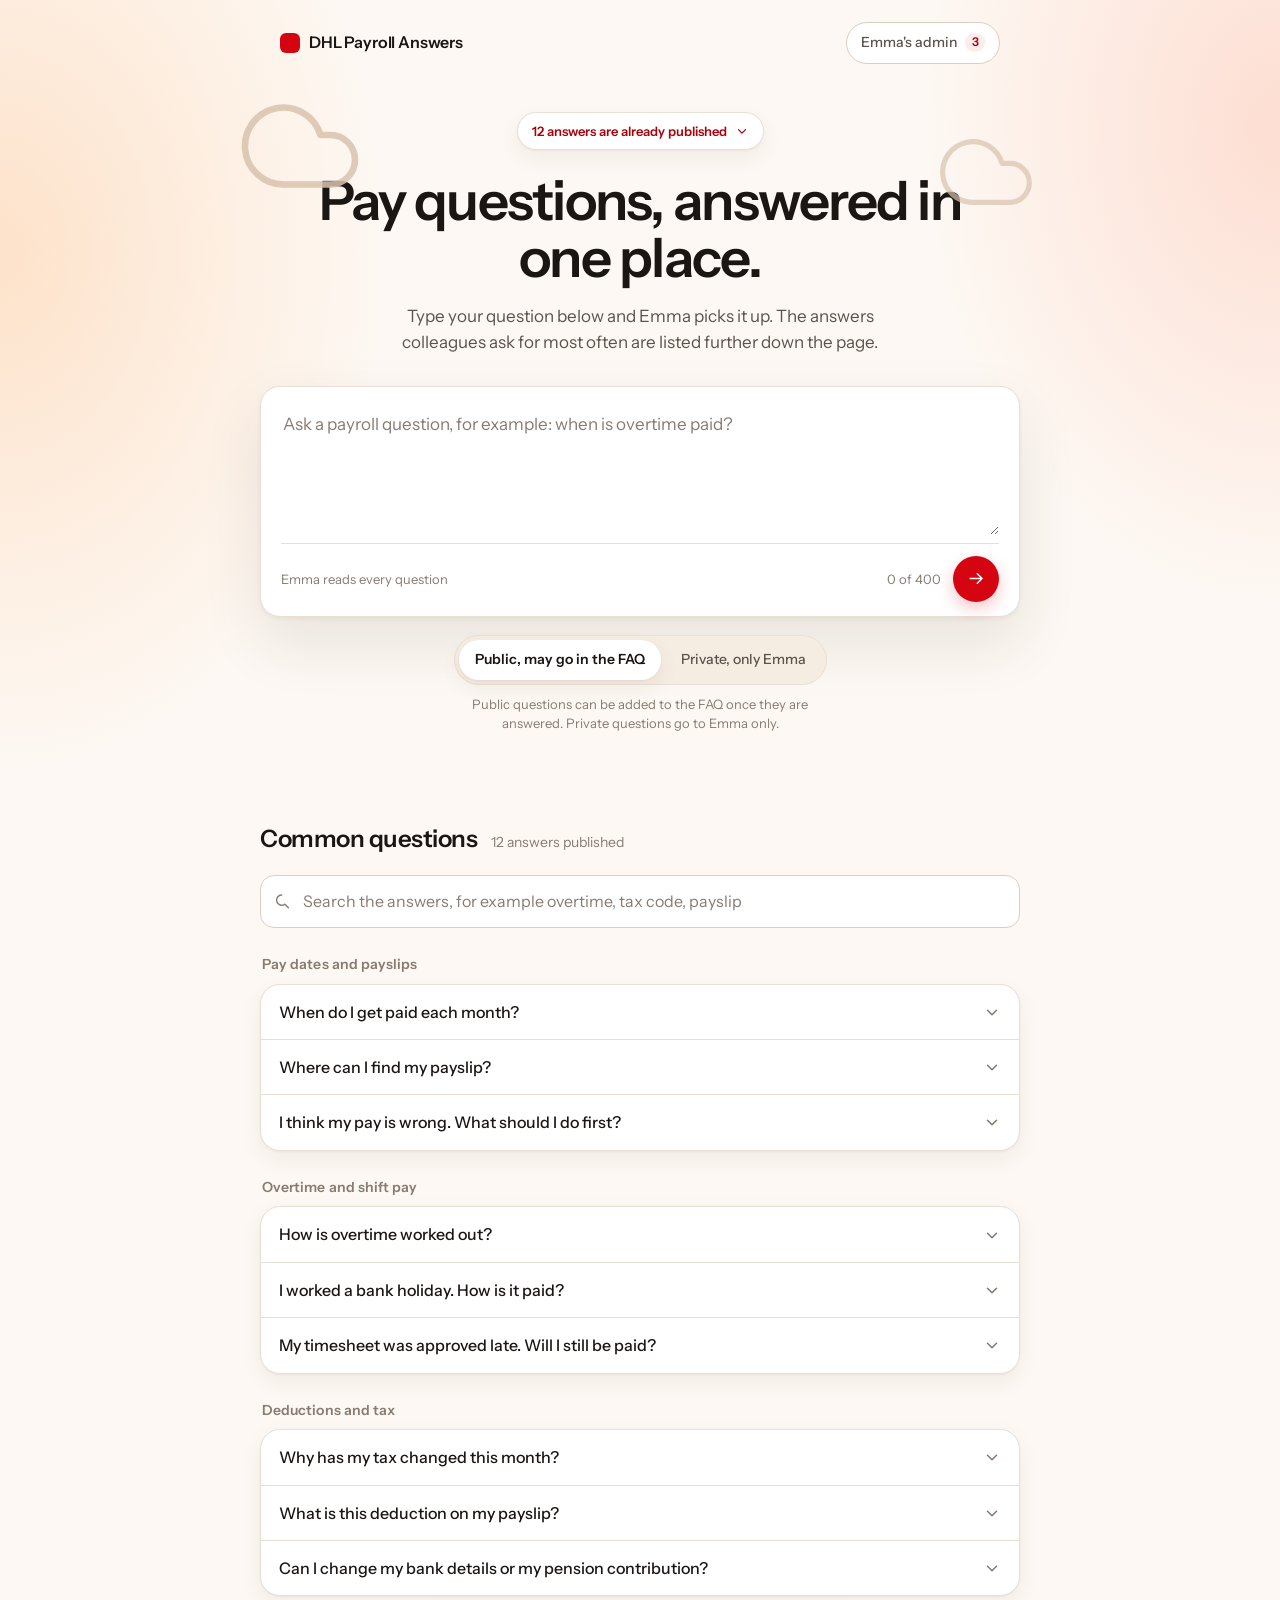
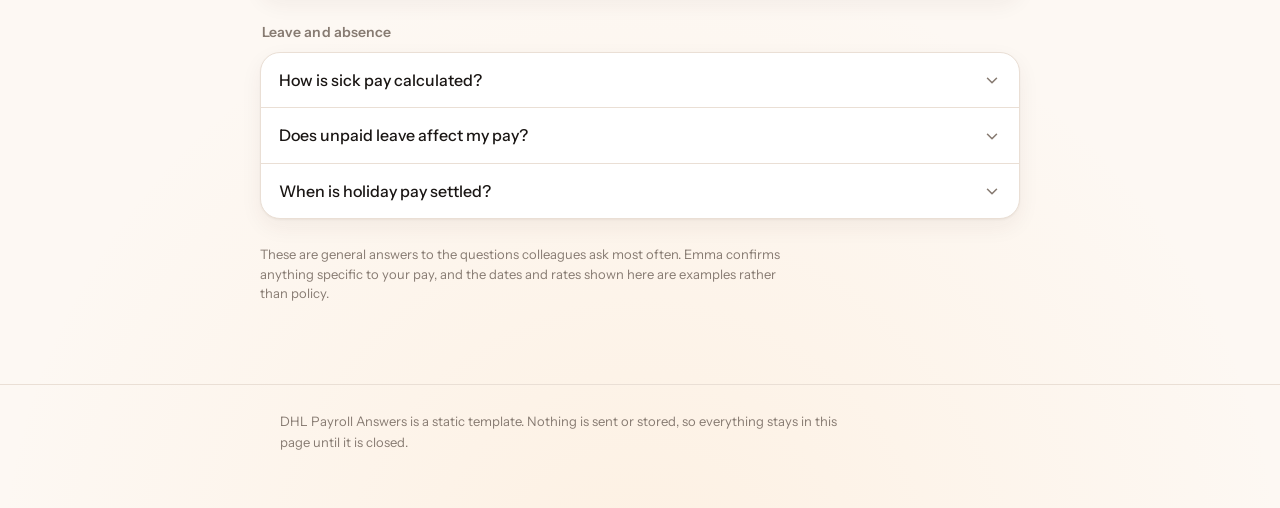
<file: designs/soft-cloud/index.html>
<!DOCTYPE html>
<html lang="en-GB">
<head>
<meta charset="utf-8">
<meta name="viewport" content="width=device-width, initial-scale=1">
<title>Payroll Answers</title>
<meta name="description" content="Ask a payroll question and read the answers colleagues ask for most often. Static design template.">
<link rel="stylesheet" href="https://fonts.googleapis.com/css2?family=Instrument+Sans:wght@400;500;600;700&display=swap">
<style>
/* Soft Cloud: one accent (DHL red), cream neutrals, warm grey text, near black ink. */
:root{
  --cream:#FDF8F3;
  --cream-deep:#F5ECE2;
  --paper:#FFFFFF;
  --ink:#1A1614;
  --ink-soft:#5C534D;
  --ink-faint:#877B72;
  --line:#EADFD5;
  --line-strong:#DCCFC2;
  --accent:#D40511;
  --accent-ink:#A8030D;
  --accent-wash:#FCECEC;
  --shadow-sm:0 1px 2px rgba(63,42,26,.05), 0 8px 22px rgba(63,42,26,.06);
  --shadow-lg:0 2px 4px rgba(63,42,26,.05), 0 26px 60px rgba(63,42,26,.10);
  --radius:20px;
  --radius-sm:12px;
  --font:'Instrument Sans', ui-sans-serif, system-ui, -apple-system, 'Segoe UI', Roboto, 'Helvetica Neue', Arial, sans-serif;
}
*,*::before,*::after{box-sizing:border-box;}
[hidden]{display:none !important;}
html{-webkit-text-size-adjust:100%;}
body{
  margin:0;
  min-height:100vh;
  font-family:var(--font);
  font-size:1rem;
  line-height:1.55;
  color:var(--ink);
  background-color:var(--cream);
  background-image:
    radial-gradient(44% 36% at 0% 12%, rgba(255,176,108,.30), rgba(255,176,108,0) 68%),
    radial-gradient(42% 34% at 100% 6%, rgba(255,148,116,.26), rgba(255,148,116,0) 66%),
    radial-gradient(70% 42% at 50% 104%, rgba(255,206,150,.18), rgba(255,206,150,0) 72%);
  background-repeat:no-repeat;
  overflow-x:hidden;
}
h1,h2,h3,h4,p,ul,ol{margin:0;}
ul,ol{padding:0;list-style:none;}
button,input,select,textarea{font:inherit;color:inherit;}
a{color:var(--accent-ink);text-decoration-thickness:1px;text-underline-offset:2px;}
:focus-visible{outline:2px solid var(--accent);outline-offset:2px;}
.sr-only{
  position:absolute;width:1px;height:1px;padding:0;margin:-1px;
  overflow:hidden;clip:rect(0 0 0 0);white-space:nowrap;border:0;
}
.skip{
  position:absolute;left:12px;top:-60px;z-index:60;
  background:var(--ink);color:var(--cream);padding:10px 14px;border-radius:10px;
  text-decoration:none;transition:top .15s ease;
}
.skip:focus{top:12px;color:var(--cream);}
.wrap{width:100%;max-width:760px;margin:0 auto;padding:0 20px;}

/* Header */
.site-head{position:relative;z-index:5;}
.site-head .wrap{
  display:flex;align-items:center;justify-content:space-between;gap:16px;
  padding-top:22px;padding-bottom:22px;
}
.brand{
  font-weight:600;font-size:1rem;letter-spacing:-.01em;color:var(--ink);
  text-decoration:none;display:inline-flex;align-items:center;gap:9px;
}
.brand-mark{
  width:20px;height:20px;border-radius:6px;background:var(--accent);
  display:inline-block;flex:none;
}
.admin-link{
  display:inline-flex;align-items:center;gap:8px;
  background:var(--paper);border:1px solid var(--line-strong);border-radius:999px;
  padding:9px 14px;font-size:.875rem;font-weight:500;color:var(--ink-soft);
  cursor:pointer;min-height:40px;
}
.admin-link:hover{border-color:var(--ink-faint);color:var(--ink);}
.badge{
  min-width:20px;padding:1px 6px;border-radius:999px;
  background:var(--accent-wash);color:var(--accent-ink);
  font-size:.75rem;font-weight:600;line-height:1.4;text-align:center;
}
.badge[hidden]{display:none !important;}

/* Hero */
.hero{position:relative;text-align:center;padding:26px 0 8px;}
.cloud{
  position:absolute;color:#D9C3AE;opacity:.85;pointer-events:none;
  width:132px;height:132px;top:-6px;
}
.cloud-a{left:-26px;}
.cloud-b{right:-18px;top:34px;width:104px;height:104px;opacity:.7;}
.cloud path{fill:none;stroke:currentColor;stroke-width:1.2;stroke-linecap:round;stroke-linejoin:round;}
.banner{
  display:inline-flex;align-items:center;gap:8px;
  background:var(--paper);border:1px solid var(--line);border-radius:999px;
  padding:8px 14px;font-size:.8125rem;font-weight:600;color:var(--accent-ink);
  cursor:pointer;box-shadow:var(--shadow-sm);
}
.banner:hover{border-color:var(--line-strong);}
.banner svg{width:14px;height:14px;flex:none;}
.banner svg path{fill:none;stroke:currentColor;stroke-width:1.8;stroke-linecap:round;stroke-linejoin:round;}
.hero h1{
  font-size:clamp(1.95rem, 7vw, 3.4rem);
  line-height:1.06;
  letter-spacing:-.032em;
  font-weight:600;
  margin:22px auto 0;
  max-width:19ch;
}
.sub{
  margin:16px auto 0;max-width:46ch;
  color:var(--ink-soft);font-size:1.0625rem;line-height:1.55;
}

/* Ask box */
.ask-card{
  margin:30px auto 0;text-align:left;
  background:var(--paper);
  border:1px solid var(--line);
  border-radius:var(--radius);
  box-shadow:var(--shadow-lg);
  padding:20px 20px 14px;
  transition:border-color .15s ease, box-shadow .15s ease;
}
.ask-card:focus-within{
  border-color:var(--accent);
  box-shadow:0 0 0 3px rgba(212,5,17,.14), var(--shadow-lg);
}
.ask-card textarea{
  display:block;width:100%;min-height:128px;
  border:0;background:transparent;resize:vertical;
  font-size:1.0625rem;line-height:1.55;color:var(--ink);
  padding:4px 2px;
}
.ask-card textarea::placeholder{color:var(--ink-faint);}
.ask-card textarea:focus{outline:none;}
.ask-foot{
  display:flex;align-items:center;gap:12px;
  border-top:1px solid var(--line);
  padding-top:12px;margin-top:8px;
}
.ask-hint{color:var(--ink-faint);font-size:.8125rem;}
.counter{margin-left:auto;color:var(--ink-faint);font-size:.8125rem;white-space:nowrap;}
.send{
  flex:none;width:46px;height:46px;border-radius:50%;
  border:0;background:var(--accent);color:#fff;
  display:inline-flex;align-items:center;justify-content:center;cursor:pointer;
  box-shadow:0 6px 16px rgba(212,5,17,.24);
}
.send:hover{background:var(--accent-ink);}
.send:focus-visible{outline-color:var(--ink);}
.send svg{width:19px;height:19px;}
.send svg path{fill:none;stroke:currentColor;stroke-width:1.9;stroke-linecap:round;stroke-linejoin:round;}

/* Visibility pill */
.vis-toggle{
  margin:18px auto 0;
  display:inline-flex;flex-wrap:wrap;gap:4px;justify-content:center;
  background:var(--cream-deep);border:1px solid var(--line);border-radius:999px;padding:4px;
}
.vis-toggle button{
  border:0;background:transparent;border-radius:999px;
  padding:9px 16px;font-size:.875rem;font-weight:500;color:var(--ink-soft);
  cursor:pointer;min-height:40px;
}
.vis-toggle button:hover{color:var(--ink);}
.vis-toggle button[aria-pressed="true"]{
  background:var(--paper);color:var(--ink);font-weight:600;box-shadow:var(--shadow-sm);
}
.vis-note{
  margin:10px auto 0;max-width:44ch;
  color:var(--ink-faint);font-size:.8125rem;line-height:1.5;
}
.ask-status{
  margin:14px auto 0;max-width:46ch;font-size:.9375rem;
  border-radius:var(--radius-sm);padding:0;
}
.ask-status.is-ok{background:var(--accent-wash);color:var(--accent-ink);padding:12px 14px;font-weight:500;}
.ask-status.is-warn{background:var(--cream-deep);color:var(--ink);padding:12px 14px;}

/* FAQ */
.faq{padding:64px 0 8px;}
.faq-head{display:flex;flex-wrap:wrap;align-items:baseline;gap:6px 14px;}
.faq-head h2{font-size:1.5rem;font-weight:600;letter-spacing:-.02em;}
.faq-count{color:var(--ink-faint);font-size:.875rem;}
.search{margin-top:18px;position:relative;}
.search svg{
  position:absolute;left:14px;top:50%;transform:translateY(-50%);
  width:17px;height:17px;color:var(--ink-faint);pointer-events:none;
}
.search svg path{fill:none;stroke:currentColor;stroke-width:1.7;stroke-linecap:round;}
.search input{
  width:100%;border:1px solid var(--line-strong);border-radius:14px;
  background:var(--paper);padding:13px 14px 13px 42px;
  font-size:1rem;color:var(--ink);min-height:48px;
}
.search input::placeholder{color:var(--ink-faint);}
.search input:focus{border-color:var(--accent);outline:2px solid rgba(212,5,17,.18);outline-offset:0;}
.faq-group{margin-top:26px;}
.cat{
  font-size:.875rem;font-weight:600;color:var(--ink-faint);
  margin:0 0 8px 2px;letter-spacing:.005em;
}
.qa-set{
  background:var(--paper);border:1px solid var(--line);border-radius:var(--radius);
  box-shadow:var(--shadow-sm);overflow:hidden;
}
.qa + .qa{border-top:1px solid var(--line);}
.qa-h{font-size:1rem;font-weight:500;}
.qa-btn{
  width:100%;display:flex;align-items:center;justify-content:space-between;gap:16px;
  background:transparent;border:0;padding:16px 18px;text-align:left;
  font-weight:500;font-size:1rem;line-height:1.4;color:var(--ink);cursor:pointer;
  min-height:52px;
}
.qa-btn:hover{background:var(--cream);}
.qa-btn:focus-visible{outline-offset:-3px;}
.chev{flex:none;width:18px;height:18px;color:var(--ink-faint);transition:transform .18s ease;}
.chev path{fill:none;stroke:currentColor;stroke-width:1.7;stroke-linecap:round;stroke-linejoin:round;}
.qa-btn[aria-expanded="true"] .chev{transform:rotate(180deg);color:var(--accent);}
.qa-panel p{
  padding:0 18px 18px;color:var(--ink-soft);font-size:.9375rem;line-height:1.62;
  max-width:64ch;
}
.empty{
  margin-top:24px;background:var(--paper);border:1px dashed var(--line-strong);
  border-radius:var(--radius);padding:22px;text-align:center;
}
.empty p{color:var(--ink-soft);font-size:.9375rem;margin-bottom:12px;}
.disclaimer{
  margin-top:26px;color:var(--ink-faint);font-size:.8125rem;line-height:1.5;
  max-width:60ch;
}

/* Buttons and forms */
.btn-primary{
  background:var(--accent);color:#fff;border:1px solid var(--accent);
  border-radius:10px;padding:10px 15px;font-size:.9375rem;font-weight:600;
  cursor:pointer;min-height:42px;
}
.btn-primary:hover{background:var(--accent-ink);border-color:var(--accent-ink);}
.btn-quiet{
  background:var(--paper);color:var(--ink);border:1px solid var(--line-strong);
  border-radius:10px;padding:9px 13px;font-size:.875rem;font-weight:500;
  cursor:pointer;min-height:40px;
}
.btn-quiet:hover{border-color:var(--ink-faint);}
.btn-quiet.is-danger{color:var(--accent-ink);border-color:#EFC9C9;}
.btn-quiet.is-danger:hover{background:var(--accent-wash);}
.form{display:grid;gap:10px;margin-top:12px;}
.form label{font-size:.8125rem;font-weight:500;color:var(--ink-soft);}
.form input[type="text"],.form textarea,.form select{
  width:100%;background:var(--paper);border:1px solid var(--line-strong);
  border-radius:10px;padding:10px 12px;font-size:1rem;color:var(--ink);
}
.form textarea{resize:vertical;line-height:1.55;}
.form input[type="text"]:focus,.form textarea:focus,.form select:focus{
  border-color:var(--accent);outline:2px solid rgba(212,5,17,.18);outline-offset:0;
}
.form-row{display:flex;flex-wrap:wrap;gap:10px;}
.check{display:flex;align-items:flex-start;gap:9px;font-size:.875rem;color:var(--ink-soft);font-weight:400;}
.check input{width:17px;height:17px;flex:none;margin-top:2px;accent-color:var(--accent);}

/* Footer */
.site-foot{
  margin-top:72px;padding:26px 0 56px;
  border-top:1px solid var(--line);
}
.site-foot p{color:var(--ink-faint);font-size:.8125rem;line-height:1.6;max-width:62ch;}

/* Admin drawer */
.scrim{
  position:fixed;inset:0;background:rgba(26,22,20,.34);z-index:20;
  animation:fade-in .18s ease-out;
}
.admin{
  position:fixed;top:0;right:0;bottom:0;z-index:30;
  width:min(580px,100%);overflow-y:auto;overscroll-behavior:contain;
  background:var(--cream);border-left:1px solid var(--line);
  box-shadow:var(--shadow-lg);padding:24px 22px 60px;
  animation:slide-in .22s ease-out;
}
@keyframes fade-in{from{opacity:0;}to{opacity:1;}}
@keyframes slide-in{from{transform:translateX(24px);opacity:0;}to{transform:none;opacity:1;}}
.admin-head{display:flex;align-items:flex-start;justify-content:space-between;gap:16px;}
.admin-head h2{font-size:1.3125rem;font-weight:600;letter-spacing:-.02em;}
.admin-sub{color:var(--ink-faint);font-size:.875rem;margin-top:4px;}
.icon-btn{
  flex:none;width:42px;height:42px;border-radius:50%;
  background:var(--paper);border:1px solid var(--line-strong);
  display:inline-flex;align-items:center;justify-content:center;cursor:pointer;color:var(--ink-soft);
}
.icon-btn:hover{color:var(--ink);border-color:var(--ink-faint);}
.icon-btn svg{width:17px;height:17px;}
.icon-btn svg path{fill:none;stroke:currentColor;stroke-width:1.7;stroke-linecap:round;}
.admin-status{margin-top:14px;font-size:.875rem;color:var(--ink-soft);}
.admin-status.is-live{
  background:var(--accent-wash);color:var(--accent-ink);font-weight:500;
  border-radius:var(--radius-sm);padding:10px 12px;
}
.admin-sec{margin-top:28px;}
.admin-sec h3{font-size:1rem;font-weight:600;display:flex;align-items:center;gap:9px;}
.count{
  background:var(--cream-deep);color:var(--ink-soft);
  font-size:.75rem;font-weight:600;border-radius:999px;padding:2px 8px;
}
.inbox,.admin-list{margin-top:12px;display:grid;gap:10px;}
.inbox-item,.admin-item{
  background:var(--paper);border:1px solid var(--line);border-radius:14px;padding:14px;
}
.inbox-item.is-answered{background:var(--cream);}
.inbox-q{font-size:.9375rem;font-weight:500;line-height:1.45;}
.inbox-meta{color:var(--ink-faint);font-size:.8125rem;margin-top:5px;}
.inbox-actions{margin-top:12px;display:flex;flex-wrap:wrap;gap:10px;align-items:center;}
.tag{
  display:inline-block;background:var(--cream-deep);color:var(--ink-soft);
  font-size:.75rem;font-weight:600;border-radius:999px;padding:3px 9px;
}
.admin-item-head{display:flex;align-items:flex-start;justify-content:space-between;gap:14px;}
.admin-q{font-size:.9375rem;font-weight:500;line-height:1.45;}
.admin-meta{color:var(--ink-faint);font-size:.8125rem;margin-top:5px;}
.admin-item-actions{margin-top:12px;display:flex;flex-wrap:wrap;gap:9px;align-items:center;}
.switch{
  display:inline-flex;align-items:center;gap:8px;background:var(--paper);
  border:1px solid var(--line-strong);border-radius:999px;padding:7px 12px 7px 9px;
  font-size:.8125rem;font-weight:500;color:var(--ink-soft);cursor:pointer;min-height:40px;
}
.switch:hover{border-color:var(--ink-faint);}
.switch .track{
  width:30px;height:17px;border-radius:999px;background:var(--line-strong);
  position:relative;flex:none;transition:background .15s ease;
}
.switch .knob{
  position:absolute;top:2px;left:2px;width:13px;height:13px;border-radius:50%;
  background:var(--paper);transition:transform .15s ease;
}
.switch[aria-pressed="true"]{color:var(--ink);}
.switch[aria-pressed="true"] .track{background:var(--accent);}
.switch[aria-pressed="true"] .knob{transform:translateX(13px);}
.section-note{color:var(--ink-faint);font-size:.8125rem;margin-top:6px;}

@media (max-width:640px){
  .cloud-a{left:-40px;width:104px;height:104px;}
  .cloud-b{right:-34px;width:86px;height:86px;}
  .ask-card{padding:16px 16px 12px;}
  .ask-hint{display:none;}
  .counter{margin-left:0;}
  .hero{padding-top:16px;}
  .faq{padding-top:52px;}
  .admin{padding:20px 16px 48px;}
}
@media (max-width:380px){
  .qa-btn{padding:14px;}
  .qa-panel p{padding:0 14px 16px;}
  .vis-toggle button{padding:9px 12px;font-size:.8125rem;}
}
@media (prefers-reduced-motion:reduce){
  *{animation:none !important;transition:none !important;}
}
</style>
</head>
<body>
<a class="skip" href="#faq">Skip to the answers</a>

<header class="site-head">
  <div class="wrap">
    <a class="brand" href="#top"><span class="brand-mark" aria-hidden="true"></span>DHL Payroll Answers</a>
    <button class="admin-link" id="adminBtn" type="button" aria-haspopup="dialog" aria-controls="admin">
      Emma's admin
      <span class="badge" id="adminBadge" aria-hidden="true">3</span>
      <span class="sr-only" id="adminBadgeText">, 3 questions waiting</span>
    </button>
  </div>
</header>

<main id="top">
  <section class="hero wrap" aria-labelledby="heroTitle">
    <svg class="cloud cloud-a" viewBox="0 0 24 24" aria-hidden="true" focusable="false">
      <path d="M17.5 19H9a7 7 0 1 1 6.71-9h1.79a4.5 4.5 0 1 1 0 9Z"/>
    </svg>
    <svg class="cloud cloud-b" viewBox="0 0 24 24" aria-hidden="true" focusable="false">
      <path d="M17.5 19H9a7 7 0 1 1 6.71-9h1.79a4.5 4.5 0 1 1 0 9Z"/>
    </svg>

    <p>
      <button class="banner" id="bannerBtn" type="button">
        <span id="bannerText">12 answers are already published</span>
        <svg viewBox="0 0 20 20" aria-hidden="true" focusable="false"><path d="M5 8l5 5 5-5"/></svg>
      </button>
    </p>

    <h1 id="heroTitle">Pay questions, answered in one place.</h1>
    <p class="sub">Type your question below and Emma picks it up. The answers colleagues ask for most often are listed further down the page.</p>

    <div class="ask-card">
      <label class="sr-only" for="askInput">Your payroll question</label>
      <textarea id="askInput" maxlength="400" placeholder="Ask a payroll question, for example: when is overtime paid?" aria-describedby="visNote"></textarea>
      <div class="ask-foot">
        <span class="ask-hint">Emma reads every question</span>
        <span class="counter" id="askCounter">0 of 400</span>
        <button class="send" id="sendBtn" type="button" aria-label="Send this question to Emma">
          <svg viewBox="0 0 24 24" aria-hidden="true" focusable="false"><path d="M4 12h15M13 6l6 6-6 6"/></svg>
        </button>
      </div>
    </div>

    <div class="vis-toggle" role="group" aria-label="Who can see your question">
      <button type="button" data-vis="public" aria-pressed="true">Public, may go in the FAQ</button>
      <button type="button" data-vis="private" aria-pressed="false">Private, only Emma</button>
    </div>
    <p class="vis-note" id="visNote">Public questions can be added to the FAQ once they are answered. Private questions go to Emma only.</p>
    <p class="ask-status" id="askStatus" role="status" aria-live="polite"></p>
  </section>

  <section class="faq wrap" id="faq" aria-labelledby="faqTitle">
    <div class="faq-head">
      <h2 id="faqTitle">Common questions</h2>
      <p class="faq-count" id="faqCount"></p>
    </div>

    <div class="search">
      <label class="sr-only" for="faqSearch">Search the answers</label>
      <svg viewBox="0 0 20 20" aria-hidden="true" focusable="false"><path d="M9 3a6 6 0 1 0 3.6 10.8L17 18"/></svg>
      <input id="faqSearch" type="search" autocomplete="off" placeholder="Search the answers, for example overtime, tax code, payslip">
    </div>

    <div id="faqList"></div>

    <div class="empty" id="faqEmpty" hidden>
      <p id="faqEmptyText"></p>
      <button class="btn-quiet" id="emptyClear" type="button">Clear the search</button>
    </div>

    <p class="disclaimer">These are general answers to the questions colleagues ask most often. Emma confirms anything specific to your pay, and the dates and rates shown here are examples rather than policy.</p>
  </section>
</main>

<footer class="site-foot">
  <div class="wrap">
    <p>DHL Payroll Answers is a static template. Nothing is sent or stored, so everything stays in this page until it is closed.</p>
  </div>
</footer>

<div class="scrim" id="scrim" hidden></div>

<aside class="admin" id="admin" role="dialog" aria-modal="true" aria-labelledby="adminTitle" hidden>
  <div class="admin-head">
    <div>
      <h2 id="adminTitle">Emma's admin</h2>
      <p class="admin-sub">Answer what has come in, and keep the FAQ current.</p>
    </div>
    <button class="icon-btn" id="adminClose" type="button" aria-label="Close the admin area">
      <svg viewBox="0 0 20 20" aria-hidden="true" focusable="false"><path d="M5 5l10 10M15 5L5 15"/></svg>
    </button>
  </div>

  <p class="admin-status" id="adminStatus" role="status" aria-live="polite"></p>

  <section class="admin-sec" aria-labelledby="inboxTitle">
    <h3 id="inboxTitle">Questions waiting <span class="count" id="pendingCount">0</span></h3>
    <ul class="inbox" id="inboxList"></ul>
  </section>

  <section class="admin-sec" aria-labelledby="addTitle">
    <h3 id="addTitle">Add an FAQ entry</h3>
    <form class="form" id="addForm">
      <label for="addQ">Question</label>
      <input id="addQ" name="question" type="text" required placeholder="For example: when is the pay run closed?">
      <label for="addA">Answer</label>
      <textarea id="addA" name="answer" rows="4" required placeholder="Plain workplace wording, no policy claims."></textarea>
      <label for="addCat">Category</label>
      <select id="addCat" name="category"></select>
      <label class="check"><input type="checkbox" id="addPub" checked> Show in the public FAQ straight away</label>
      <div class="form-row">
        <button class="btn-primary" type="submit">Add entry</button>
      </div>
    </form>
  </section>

  <section class="admin-sec" aria-labelledby="listTitle">
    <h3 id="listTitle">FAQ entries <span class="count" id="faqAdminCount">0</span></h3>
    <p class="section-note">Entries switched off stay in this list and are hidden from colleagues.</p>
    <ul class="admin-list" id="adminFaqList"></ul>
  </section>
</aside>

<script>
(function () {
  "use strict";

  var CATEGORIES = [
    "Pay dates and payslips",
    "Overtime and shift pay",
    "Deductions and tax",
    "Leave and absence"
  ];

  /* In memory data. Everything on the page renders from here. */
  var state = {
    faqs: [
      { id: "f1", cat: CATEGORIES[0], published: true,
        question: "When do I get paid each month?",
        answer: "Salary usually reaches accounts on the last working day of the month. When that date falls on a weekend or a bank holiday, it arrives on the working day before. In this template the example dates are 30 January and 27 February." },
      { id: "f2", cat: CATEGORIES[0], published: true,
        question: "Where can I find my payslip?",
        answer: "Payslips are issued as a PDF, usually the day before pay day, to your work email address. Search your inbox for the word payslip, or open the payroll link in that message. No payroll system is connected in this template." },
      { id: "f3", cat: CATEGORIES[0], published: true,
        question: "I think my pay is wrong. What should I do first?",
        answer: "Check your hours, your overtime and any changes for that period, then send Emma the pay period, the figure you expected and the figure you received. She can compare both against the payroll run." },
      { id: "f4", cat: CATEGORIES[1], published: true,
        question: "How is overtime worked out?",
        answer: "As an example, the first few overtime hours in a week are often paid at time and a quarter, and anything beyond that at time and a half. The rates that apply to you are the ones written in your contract, so treat these as placeholders." },
      { id: "f5", cat: CATEGORIES[1], published: true,
        question: "I worked a bank holiday. How is it paid?",
        answer: "If you were already rostered for that day, the hours are usually paid at the enhanced bank holiday rate. If you swapped a shift to cover it, say so in your question so Emma can check which rate applies to you." },
      { id: "f6", cat: CATEGORIES[1], published: true,
        question: "My timesheet was approved late. Will I still be paid?",
        answer: "Timesheets approved after the payroll cut-off, around the 18th in this example, normally move into the next monthly run. Emma can confirm whether a manual adjustment is possible before then." },
      { id: "f7", cat: CATEGORIES[2], published: true,
        question: "Why has my tax changed this month?",
        answer: "A new tax code from HMRC, a change to your student loan plan, or a benefit reported through payroll can all move the tax you pay. Send Emma the tax code printed on your latest payslip and she will check the record." },
      { id: "f8", cat: CATEGORIES[2], published: true,
        question: "What is this deduction on my payslip?",
        answer: "The common ones are pension, cycle to work, season ticket loan and salary sacrifice for a lease car. If the code on your payslip is not one you recognise, ask Emma and quote the code exactly as it appears." },
      { id: "f9", cat: CATEGORIES[2], published: true,
        question: "Can I change my bank details or my pension contribution?",
        answer: "Yes, both are changed by form. The payroll cut-off for a change to take effect in the same month is around the 15th in this example, and anything later usually applies from the following month." },
      { id: "f10", cat: CATEGORIES[3], published: true,
        question: "How is sick pay calculated?",
        answer: "As an example, the first three days of sickness absence are unpaid and later days are paid at a percentage of average earnings. Your contract sets the scheme that applies to you, so ask Emma if you are unsure which one you are on." },
      { id: "f11", cat: CATEGORIES[3], published: true,
        question: "Does unpaid leave affect my pay?",
        answer: "Yes. Unpaid days are deducted at your daily rate, so a month with unpaid leave shows a lower gross figure, and pension and tax come out slightly lower as well." },
      { id: "f12", cat: CATEGORIES[3], published: true,
        question: "When is holiday pay settled?",
        answer: "Holiday pay for someone leaving, or for anyone on variable hours, is usually settled in the pay run after the leave is recorded. If it has not appeared after that run, send Emma the dates you took." }
    ],
    inbox: [
      { id: "q1", from: "Priya Nair", team: "Marketing", when: "2 days ago", visibility: "public",
        question: "Is the bank holiday rate paid if I was already rostered for the August bank holiday?", answered: false },
      { id: "q2", from: "Tom Whitfield", team: "Warehouse", when: "Yesterday", visibility: "private",
        question: "My tax code changed from 1257L to BR on this month's payslip. Can you check it?", answered: false },
      { id: "q3", from: "Aisha Bello", team: "Customer Service", when: "Today", visibility: "public",
        question: "Does the evening shift premium apply to Sunday nights as well?", answered: false }
    ],
    visibility: "public",
    open: {},
    editing: null,
    answering: null,
    confirmDelete: null
  };

  var ids = { faq: 13, inbox: 4 };

  /* Persistence hook. To add it later, save state.faqs and state.inbox here
     and read them back before the first render, for example with
     localStorage.setItem("payroll-answers", JSON.stringify({ faqs: state.faqs, inbox: state.inbox })). */
  function persist() {}

  function el(id) { return document.getElementById(id); }

  function esc(value) {
    return String(value)
      .replace(/&/g, "&amp;")
      .replace(/</g, "&lt;")
      .replace(/>/g, "&gt;")
      .replace(/"/g, "&quot;");
  }

  function options(selected) {
    return CATEGORIES.map(function (cat) {
      return '<option value="' + esc(cat) + '"' + (cat === selected ? " selected" : "") + ">" + esc(cat) + "</option>";
    }).join("");
  }

  function publishedCount() {
    return state.faqs.filter(function (f) { return f.published; }).length;
  }

  function waitingCount() {
    return state.inbox.filter(function (q) { return !q.answered; }).length;
  }

  function announce(message) {
    var node = el("adminStatus");
    node.textContent = message;
    node.className = message ? "admin-status is-live" : "admin-status";
  }

  /* Public FAQ */
  function renderFaq() {
    var query = el("faqSearch").value.trim().toLowerCase();
    var visible = state.faqs.filter(function (f) { return f.published; });
    var matches = visible.filter(function (f) {
      if (!query) { return true; }
      return (f.question + " " + f.answer + " " + f.cat).toLowerCase().indexOf(query) !== -1;
    });

    var html = "";
    CATEGORIES.forEach(function (cat, index) {
      var group = matches.filter(function (f) { return f.cat === cat; });
      if (!group.length) { return; }
      html += '<section class="faq-group" aria-labelledby="cat-' + index + '">';
      html += '<h3 class="cat" id="cat-' + index + '">' + esc(cat) + "</h3>";
      html += '<div class="qa-set">';
      group.forEach(function (f) {
        var open = state.open[f.id] === true;
        html += '<article class="qa">';
        html += '<h4 class="qa-h"><button class="qa-btn" type="button" data-qa="' + esc(f.id) + '" aria-expanded="' + open + '" aria-controls="panel-' + esc(f.id) + '" id="head-' + esc(f.id) + '">';
        html += "<span>" + esc(f.question) + "</span>";
        html += '<svg class="chev" viewBox="0 0 20 20" aria-hidden="true" focusable="false"><path d="M5 8l5 5 5-5"/></svg>';
        html += "</button></h4>";
        html += '<div class="qa-panel" id="panel-' + esc(f.id) + '" role="region" aria-labelledby="head-' + esc(f.id) + '"' + (open ? "" : " hidden") + "><p>" + esc(f.answer) + "</p></div>";
        html += "</article>";
      });
      html += "</div></section>";
    });

    el("faqList").innerHTML = html;
    el("faqCount").textContent = visible.length + " answers published";
    el("bannerText").textContent = visible.length + " answers are already published";

    var empty = el("faqEmpty");
    empty.hidden = matches.length !== 0;
    if (matches.length === 0) {
      el("faqEmptyText").textContent = 'Nothing in the answers matches "' + el("faqSearch").value.trim() + '". Try a shorter word, or ask Emma in the box above.';
    }
  }

  /* Admin lists */
  function renderInbox() {
    var html = state.inbox.map(function (q) {
      var meta = esc(q.from) + ", " + esc(q.team) + ". " + (q.visibility === "public" ? "Public" : "Private") + ". " + esc(q.when);
      html += '<li class="inbox-item' + (q.answered ? " is-answered" : "") + '">';
      html += '<p class="inbox-q">' + esc(q.question) + "</p>";
      html += '<p class="inbox-meta">' + meta + "</p>";
      if (q.answered) {
        html += '<div class="inbox-actions"><span class="tag">Answered</span><span class="inbox-meta">Moved into the FAQ list below</span></div>';
      } else if (state.answering === q.id) {
        html += '<form class="form" data-answer-form="' + esc(q.id) + '">';
        html += '<label for="ans-' + esc(q.id) + '">Your answer</label>';
        html += '<textarea id="ans-' + esc(q.id) + '" name="answer" rows="4" required placeholder="Plain workplace wording, no policy claims."></textarea>';
        html += '<label for="anscat-' + esc(q.id) + '">Category</label>';
        html += '<select id="anscat-' + esc(q.id) + '" name="category">' + options(CATEGORIES[0]) + "</select>";
        html += '<label class="check"><input type="checkbox" name="publish"' + (q.visibility === "public" ? " checked" : "") + "> Add this answer to the public FAQ</label>";
        html += '<div class="form-row"><button class="btn-primary" type="submit">Publish answer</button>';
        html += '<button class="btn-quiet" type="button" data-cancel="' + esc(q.id) + '">Cancel</button></div>';
        html += "</form>";
      } else {
        html += '<div class="inbox-actions"><button class="btn-primary" type="button" data-answer="' + esc(q.id) + '">Answer</button></div>';
      }
      return html + "</li>";
    }).join("");

    el("inboxList").innerHTML = html || '<li class="inbox-item"><p class="inbox-q">No questions have come in yet.</p></li>';
    el("pendingCount").textContent = String(waitingCount());
    el("adminBadge").textContent = String(waitingCount());
    el("adminBadge").hidden = waitingCount() === 0;
    el("adminBadgeText").textContent = waitingCount() === 1 ? ", 1 question waiting" : ", " + waitingCount() + " questions waiting";
  }

  function renderAdminFaq() {
    var html = state.faqs.map(function (f) {
      if (state.editing === f.id) {
        html += '<li class="admin-item"><form class="form" data-edit-form="' + esc(f.id) + '">';
        html += '<label for="eq-' + esc(f.id) + '">Question</label>';
        html += '<input id="eq-' + esc(f.id) + '" name="question" type="text" value="' + esc(f.question) + '" required>';
        html += '<label for="ea-' + esc(f.id) + '">Answer</label>';
        html += '<textarea id="ea-' + esc(f.id) + '" name="answer" rows="4" required>' + esc(f.answer) + "</textarea>";
        html += '<label for="ec-' + esc(f.id) + '">Category</label>';
        html += '<select id="ec-' + esc(f.id) + '" name="category">' + options(f.cat) + "</select>";
        html += '<div class="form-row"><button class="btn-primary" type="submit">Save changes</button>';
        html += '<button class="btn-quiet" type="button" data-cancel-edit="' + esc(f.id) + '">Cancel</button></div>';
        return html + "</form></li>";
      }

      html += '<li class="admin-item"><div class="admin-item-head"><div>';
      html += '<p class="admin-q">' + esc(f.question) + "</p>";
      html += '<p class="admin-meta">' + esc(f.cat) + ". " + (f.published ? "In the public FAQ" : "Hidden from colleagues") + "</p>";
      html += "</div></div><div class=\"admin-item-actions\">";
      html += '<button class="btn-quiet" type="button" data-edit="' + esc(f.id) + '">Edit</button>';
      html += '<button class="switch" type="button" data-toggle="' + esc(f.id) + '" aria-pressed="' + f.published + '"><span class="track" aria-hidden="true"><span class="knob"></span></span>In the public FAQ</button>';
      if (state.confirmDelete === f.id) {
        html += '<button class="btn-quiet is-danger" type="button" data-delete="' + esc(f.id) + '">Delete this entry</button>';
        html += '<button class="btn-quiet" type="button" data-keep="' + esc(f.id) + '">Keep it</button>';
      } else {
        html += '<button class="btn-quiet is-danger" type="button" data-ask-delete="' + esc(f.id) + '">Delete</button>';
      }
      html += "</div></li>";
      return html;
    }).join("");

    el("adminFaqList").innerHTML = html || '<li class="admin-item"><p class="admin-q">No entries yet. Add one above.</p></li>';
    el("faqAdminCount").textContent = String(state.faqs.length);
  }

  function renderAll() {
    renderFaq();
    renderInbox();
    renderAdminFaq();
  }

  /* Ask box */
  function updateCounter() {
    el("askCounter").textContent = el("askInput").value.length + " of 400";
  }

  function setStatus(message, tone) {
    var node = el("askStatus");
    node.textContent = message;
    node.className = tone ? "ask-status " + tone : "ask-status";
  }

  function sendQuestion() {
    var text = el("askInput").value.trim();
    if (!text) {
      setStatus("Add your question in the box first, then press send.", "is-warn");
      el("askInput").focus();
      return;
    }
    state.inbox.unshift({
      id: "q" + ids.inbox++,
      from: "You",
      team: "Sent from this page",
      when: "Just now",
      visibility: state.visibility,
      question: text,
      answered: false
    });
    el("askInput").value = "";
    updateCounter();
    persist();
    renderInbox();
    setStatus(
      state.visibility === "public"
        ? "Sent to Emma. A public question can be added to the FAQ once she has answered it."
        : "Sent to Emma privately. It stays between you and Emma and is not added to the FAQ.",
      "is-ok"
    );
  }

  /* Admin open and close */
  var lastFocus = null;

  function openAdmin() {
    lastFocus = document.activeElement;
    el("scrim").hidden = false;
    el("admin").hidden = false;
    document.body.style.overflow = "hidden";
    renderInbox();
    renderAdminFaq();
    el("adminClose").focus();
  }

  function closeAdmin() {
    el("admin").hidden = true;
    el("scrim").hidden = true;
    document.body.style.overflow = "";
    announce("");
    state.editing = null;
    state.answering = null;
    state.confirmDelete = null;
    if (lastFocus && typeof lastFocus.focus === "function") { lastFocus.focus(); }
    renderAll();
  }

  /* Wiring */
  function calmScroll() {
    if (window.matchMedia && window.matchMedia("(prefers-reduced-motion: reduce)").matches) {
      return "auto";
    }
    return "smooth";
  }

  el("bannerBtn").addEventListener("click", function () {
    el("faq").scrollIntoView({ behavior: calmScroll(), block: "start" });
    el("faqSearch").focus({ preventScroll: true });
  });

  el("adminBtn").addEventListener("click", openAdmin);
  el("adminClose").addEventListener("click", closeAdmin);
  el("scrim").addEventListener("click", closeAdmin);

  document.addEventListener("keydown", function (event) {
    if (event.key === "Escape" && !el("admin").hidden) { closeAdmin(); }
  });

  el("askInput").addEventListener("input", updateCounter);
  el("sendBtn").addEventListener("click", sendQuestion);

  Array.prototype.forEach.call(document.querySelectorAll(".vis-toggle button"), function (button) {
    button.addEventListener("click", function () {
      state.visibility = button.getAttribute("data-vis");
      Array.prototype.forEach.call(document.querySelectorAll(".vis-toggle button"), function (other) {
        other.setAttribute("aria-pressed", String(other === button));
      });
      setStatus("", "");
    });
  });

  el("faqSearch").addEventListener("input", renderFaq);
  el("emptyClear").addEventListener("click", function () {
    el("faqSearch").value = "";
    renderFaq();
    el("faqSearch").focus();
  });

  el("faqList").addEventListener("click", function (event) {
    var button = event.target.closest(".qa-btn");
    if (!button) { return; }
    var id = button.getAttribute("data-qa");
    var open = state.open[id] !== true;
    state.open[id] = open;
    button.setAttribute("aria-expanded", String(open));
    var panel = el("panel-" + id);
    if (panel) { panel.hidden = !open; }
  });

  /* Admin actions */
  el("admin").addEventListener("click", function (event) {
    var target = event.target;
    var answer = target.closest("[data-answer]");
    var cancel = target.closest("[data-cancel]");
    var edit = target.closest("[data-edit]");
    var cancelEdit = target.closest("[data-cancel-edit]");
    var toggle = target.closest("[data-toggle]");
    var askDelete = target.closest("[data-ask-delete]");
    var remove = target.closest("[data-delete]");
    var keep = target.closest("[data-keep]");
    var id;

    if (answer) {
      state.answering = answer.getAttribute("data-answer");
      renderInbox();
      var field = el("ans-" + state.answering);
      if (field) { field.focus(); }
      return;
    }
    if (cancel) {
      state.answering = null;
      renderInbox();
      return;
    }
    if (edit) {
      state.editing = edit.getAttribute("data-edit");
      state.confirmDelete = null;
      renderAdminFaq();
      var q = el("eq-" + state.editing);
      if (q) { q.focus(); }
      return;
    }
    if (cancelEdit) {
      state.editing = null;
      renderAdminFaq();
      return;
    }
    if (toggle) {
      id = toggle.getAttribute("data-toggle");
      state.faqs.forEach(function (f) {
        if (f.id === id) {
          f.published = !f.published;
          announce(f.published ? "Entry is now in the public FAQ." : "Entry is now hidden from colleagues.");
        }
      });
      persist();
      renderAll();
      return;
    }
    if (askDelete) {
      state.confirmDelete = askDelete.getAttribute("data-ask-delete");
      renderAdminFaq();
      return;
    }
    if (keep) {
      state.confirmDelete = null;
      renderAdminFaq();
      return;
    }
    if (remove) {
      id = remove.getAttribute("data-delete");
      state.faqs = state.faqs.filter(function (f) { return f.id !== id; });
      state.confirmDelete = null;
      persist();
      announce("Entry deleted.");
      renderAll();
    }
  });

  el("admin").addEventListener("submit", function (event) {
    var form = event.target;
    event.preventDefault();

    if (form.hasAttribute("data-answer-form")) {
      var id = form.getAttribute("data-answer-form");
      var text = form.elements.answer.value.trim();
      var cat = form.elements.category.value;
      var publish = form.elements.publish.checked;
      if (!text) { announce("Write the answer before publishing it."); return; }
      var item = null;
      state.inbox.forEach(function (q) { if (q.id === id) { item = q; } });
      if (item) { item.answered = true; }
      state.faqs.unshift({
        id: "f" + ids.faq++,
        cat: cat,
        published: publish,
        question: item ? item.question : "Answered question",
        answer: text
      });
      state.answering = null;
      persist();
      announce(publish ? "Answer published and added to the FAQ." : "Answer saved. The FAQ entry is hidden from colleagues.");
      renderAll();
      return;
    }

    if (form.hasAttribute("data-edit-form")) {
      var editId = form.getAttribute("data-edit-form");
      var question = form.elements.question.value.trim();
      var answerText = form.elements.answer.value.trim();
      if (!question || !answerText) { announce("A question and an answer are both needed."); return; }
      state.faqs.forEach(function (f) {
        if (f.id === editId) {
          f.question = question;
          f.answer = answerText;
          f.cat = form.elements.category.value;
        }
      });
      state.editing = null;
      persist();
      announce("Changes saved. The public FAQ has been updated.");
      renderAll();
      return;
    }

    if (form.id === "addForm") {
      var newQ = el("addQ").value.trim();
      var newA = el("addA").value.trim();
      if (!newQ || !newA) { announce("A question and an answer are both needed."); return; }
      state.faqs.unshift({
        id: "f" + ids.faq++,
        cat: el("addCat").value,
        published: el("addPub").checked,
        question: newQ,
        answer: newA
      });
      form.reset();
      el("addPub").checked = true;
      persist();
      announce("Entry added. It is in the list below.");
      renderAll();
    }
  });

  /* Seed the category pickers and draw the page. */
  el("addCat").innerHTML = options(CATEGORIES[0]);
  updateCounter();
  renderAll();
})();
</script>
</body>
</html>
</file>
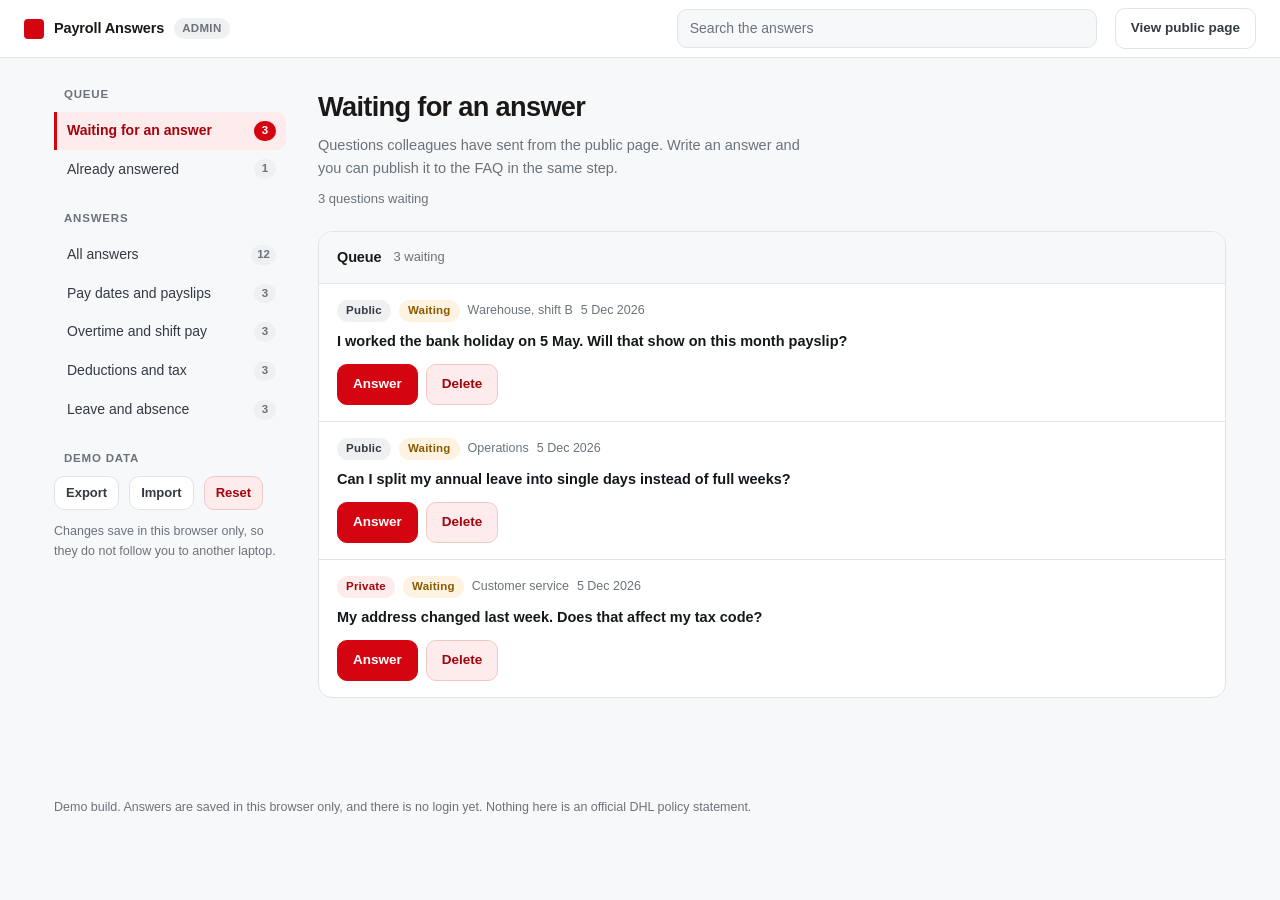
<file: admin.html>
<!doctype html>
<html lang="en-GB">
<head>
<meta charset="utf-8">
<meta name="viewport" content="width=device-width, initial-scale=1">
<title>Admin - DHL Payroll Answers</title>
<meta name="description" content="Answer colleague questions and manage the payroll FAQ.">
<meta name="robots" content="noindex, nofollow">
<meta name="color-scheme" content="light">
<link rel="icon" href="data:image/svg+xml,%3Csvg xmlns='http://www.w3.org/2000/svg' viewBox='0 0 32 32'%3E%3Crect width='32' height='32' rx='7' fill='%23d40511'/%3E%3C/svg%3E">
<link rel="stylesheet" href="assets/css/site.css">
<link rel="stylesheet" href="assets/css/admin.css">
</head>
<body class="a-body">
<a class="skip-link" href="#main">Skip to the admin tools</a>

<header class="a-topbar">
  <div class="a-brand">
    <span class="a-brand__mark" aria-hidden="true"></span>
    <span class="a-brand__name">Payroll Answers</span>
    <span class="a-brand__tag">Admin</span>
  </div>

  <div class="a-search">
    <label class="visually-hidden" for="adminSearch">Search the answers</label>
    <input id="adminSearch" type="search" autocomplete="off" placeholder="Search the answers">
  </div>

  <a class="btn" href="index.html">View public page</a>
</header>

<div class="a-shell">

  <aside class="a-side">
    <p class="a-side__label">Queue</p>
    <nav class="a-nav" id="navQueue" aria-label="Question queue">
      <button class="a-nav__item" type="button" id="navInbox" data-view="inbox" data-category="" aria-current="true">
        <span class="a-nav__label">Waiting for an answer</span>
        <span class="a-nav__count a-nav__count--alert" id="navPending">0</span>
      </button>
      <button class="a-nav__item" type="button" id="navAnswered" data-view="answered" data-category="">
        <span class="a-nav__label">Already answered</span>
        <span class="a-nav__count" id="navAnsweredCount">0</span>
      </button>
    </nav>

    <p class="a-side__label">Answers</p>
    <nav class="a-nav" id="navCats" aria-label="Answer categories"></nav>

    <p class="a-side__label">Demo data</p>
    <div class="demo-grid">
      <button class="btn btn--sm" type="button" id="btnExport">Export</button>
      <button class="btn btn--sm" type="button" id="btnImport">Import</button>
      <button class="btn btn--sm btn--danger" type="button" id="btnReset">Reset</button>
    </div>
    <p class="demo-note" id="storageNote"></p>
  </aside>

  <main class="a-main" id="main">
    <div class="a-head">
      <h1 class="a-h1" id="viewTitle">Waiting for an answer</h1>
      <p class="a-lede" id="viewLede"></p>
      <p class="a-meta" id="viewMeta"></p>
    </div>
    <div id="view"></div>
  </main>

</div>

<footer class="a-foot">
  <p>Demo build. Answers are saved in this browser only, and there is no login yet. Nothing here is an official DHL policy statement.</p>
</footer>

<div class="toast" id="toast" role="status" aria-live="polite"></div>

<script src="assets/js/store.js"></script>
<script src="assets/js/admin.js"></script>
</body>
</html>
</file>
<file: assets/css/site.css>
/* DHL Payroll Answers - shared tokens, base styles and the public page.
   No webfonts on purpose: the whole site is a handful of static files with zero
   network requests, which is what keeps it instant on a slow warehouse connection. */

:root {
  /* brand */
  --red: #d40511;
  --red-dark: #a3030d;
  --red-tint: #fdeceb;
  --yellow: #ffcc00;

  /* warm neutrals, public page */
  --cream: #fdfaf7;
  --cream-2: #f7f1ea;
  --card: #ffffff;
  --ink: #1b1917;
  --ink-2: #57504c;
  --ink-3: #8d857f;
  --line: #ece4dc;
  --line-2: #e0d6cb;

  /* cool neutrals, admin page */
  --g50: #f7f8f9;
  --g100: #eef0f2;
  --g200: #e0e4e8;
  --g300: #cbd1d7;
  --g500: #6b737a;
  --g700: #333a41;
  --g900: #14181c;

  --green: #147a4b;
  --green-tint: #e8f5ee;
  --amber: #8a5a00;
  --amber-tint: #fdf3e0;

  --r-xs: 6px;
  --r-sm: 10px;
  --r-md: 14px;
  --r-lg: 20px;
  --r-pill: 999px;

  --sh-1: 0 1px 2px rgba(27, 25, 23, .05), 0 10px 30px -14px rgba(27, 25, 23, .22);
  --sh-2: 0 2px 6px rgba(27, 25, 23, .07), 0 28px 64px -26px rgba(27, 25, 23, .32);

  --font: -apple-system, BlinkMacSystemFont, "Segoe UI", Roboto, "Helvetica Neue", Arial, sans-serif;
  --mono: ui-monospace, SFMono-Regular, Menlo, Consolas, monospace;

  --wrap: 860px;
  --ease: cubic-bezier(.2, .7, .3, 1);
}

*, *::before, *::after { box-sizing: border-box; }

html { -webkit-text-size-adjust: 100%; }

body {
  margin: 0;
  font-family: var(--font);
  font-size: 16px;
  line-height: 1.55;
  color: var(--ink);
  background: var(--cream);
  -webkit-font-smoothing: antialiased;
}

h1, h2, h3, p, figure { margin: 0; }
button, input, textarea, select { font: inherit; color: inherit; }
button { cursor: pointer; }
a { color: inherit; }

[hidden] { display: none !important; }

:focus-visible {
  outline: 2px solid var(--red);
  outline-offset: 2px;
  border-radius: var(--r-xs);
}

.visually-hidden {
  position: absolute; width: 1px; height: 1px;
  margin: -1px; padding: 0; overflow: hidden;
  clip: rect(0 0 0 0); clip-path: inset(50%); white-space: nowrap;
}

.skip-link {
  position: absolute; left: 16px; top: -60px; z-index: 50;
  background: var(--ink); color: #fff; padding: 10px 16px;
  border-radius: var(--r-sm); text-decoration: none;
  transition: top .18s var(--ease);
}
.skip-link:focus { top: 16px; }

/* ---------------------------------------------------------------- public page */

.page {
  position: relative;
  min-height: 100vh;
  overflow-x: hidden;
  background:
    radial-gradient(760px 460px at -8% 6%, rgba(255, 158, 96, .34), transparent 64%),
    radial-gradient(760px 460px at 108% 6%, rgba(255, 178, 118, .32), transparent 64%),
    radial-gradient(900px 700px at 50% 118%, rgba(255, 214, 170, .28), transparent 70%),
    var(--cream);
}

.cloud {
  position: absolute;
  z-index: 0;
  color: #fff;
  opacity: .9;
  pointer-events: none;
}
.cloud--tl { top: 96px; left: 4vw; width: 190px; }
.cloud--tr { top: 118px; right: 4vw; width: 168px; }
.cloud--sm { top: 236px; left: 12vw; width: 96px; opacity: .7; }

.topbar {
  position: relative;
  z-index: 2;
  max-width: 1180px;
  margin: 0 auto;
  padding: 22px 24px 0;
  display: flex;
  align-items: center;
  justify-content: space-between;
  gap: 16px;
}

.brand {
  display: flex;
  align-items: center;
  gap: 10px;
  font-weight: 650;
  letter-spacing: -.01em;
}
.brand__mark {
  width: 22px; height: 22px;
  border-radius: 6px;
  background: var(--red);
  flex: none;
}
.brand__name { font-size: 15px; }

.admin-link {
  display: inline-flex;
  align-items: center;
  gap: 8px;
  padding: 9px 16px;
  border: 1px solid var(--line-2);
  border-radius: var(--r-pill);
  background: rgba(255, 255, 255, .72);
  color: var(--ink-2);
  font-size: 14px;
  font-weight: 550;
  text-decoration: none;
  transition: background .16s var(--ease), border-color .16s var(--ease), color .16s var(--ease);
}
.admin-link:hover { background: #fff; color: var(--ink); border-color: var(--line-2); }
.admin-link__count {
  min-width: 20px;
  padding: 0 6px;
  border-radius: var(--r-pill);
  background: var(--red);
  color: #fff;
  font-size: 12px;
  font-weight: 650;
  text-align: center;
  line-height: 20px;
}

.hero {
  position: relative;
  z-index: 1;
  max-width: var(--wrap);
  margin: 0 auto;
  padding: 30px 24px 0;
  text-align: center;
}

.pill-banner {
  display: inline-flex;
  align-items: center;
  gap: 8px;
  margin-bottom: 34px;
  padding: 9px 18px;
  border: 1px solid var(--line-2);
  border-radius: var(--r-pill);
  background: rgba(255, 255, 255, .82);
  color: var(--red);
  font-size: 14px;
  font-weight: 550;
  text-decoration: none;
  box-shadow: 0 1px 2px rgba(27, 25, 23, .04);
  transition: transform .16s var(--ease), box-shadow .16s var(--ease);
}
.pill-banner:hover { transform: translateY(-1px); box-shadow: var(--sh-1); }
.pill-banner svg { flex: none; }

.hero__title {
  font-size: clamp(2.1rem, 6.4vw, 3.9rem);
  line-height: 1.04;
  letter-spacing: -.035em;
  font-weight: 640;
  max-width: 15ch;
  margin: 0 auto;
}

.hero__sub {
  margin: 18px auto 0;
  max-width: 46ch;
  color: var(--ink-2);
  font-size: 1.06rem;
}

/* ask card */

.ask {
  margin: 34px auto 0;
  background: var(--card);
  border: 1px solid var(--line);
  border-radius: var(--r-lg);
  box-shadow: var(--sh-1);
  text-align: left;
  overflow: hidden;
  transition: box-shadow .2s var(--ease), border-color .2s var(--ease);
}
.ask:focus-within { border-color: var(--line-2); box-shadow: var(--sh-2); }

.ask__field {
  display: block;
  width: 100%;
  min-height: 116px;
  padding: 22px 24px 4px;
  border: 0;
  background: transparent;
  resize: vertical;
  font-size: 1.05rem;
  line-height: 1.5;
}
.ask__field::placeholder { color: var(--ink-3); }
.ask__field:focus { outline: none; }

.ask__foot {
  display: flex;
  align-items: center;
  justify-content: space-between;
  gap: 12px;
  padding: 10px 16px 14px 24px;
}
.ask__hint { color: var(--ink-3); font-size: 13.5px; }
.ask__meta { display: flex; align-items: center; gap: 14px; }
.ask__count { color: var(--ink-3); font-size: 13px; font-variant-numeric: tabular-nums; }

.send {
  width: 46px; height: 46px;
  flex: none;
  display: grid;
  place-items: center;
  border: 0;
  border-radius: 50%;
  background: var(--red);
  color: #fff;
  transition: background .16s var(--ease), transform .16s var(--ease);
}
.send:hover { background: var(--red-dark); transform: translateY(-1px); }
.send:active { transform: translateY(0); }
.send[disabled] { background: var(--g300); cursor: not-allowed; transform: none; }

/* public / private switch */

.visibility {
  display: flex;
  justify-content: center;
  margin-top: 22px;
}
.seg {
  display: inline-flex;
  padding: 4px;
  gap: 4px;
  background: rgba(255, 255, 255, .8);
  border: 1px solid var(--line-2);
  border-radius: var(--r-pill);
}
.seg__btn {
  border: 0;
  background: transparent;
  padding: 9px 18px;
  border-radius: var(--r-pill);
  font-size: 14px;
  font-weight: 550;
  color: var(--ink-2);
  transition: background .16s var(--ease), color .16s var(--ease);
}
.seg__btn:hover { color: var(--ink); }
.seg__btn[aria-pressed="true"] {
  background: var(--card);
  color: var(--ink);
  box-shadow: 0 1px 3px rgba(27, 25, 23, .12);
}

.visibility__note {
  margin: 12px auto 0;
  max-width: 48ch;
  text-align: center;
  color: var(--ink-3);
  font-size: 13.5px;
}

.form-note {
  margin: 16px auto 0;
  max-width: 52ch;
  text-align: center;
  padding: 11px 16px;
  border-radius: var(--r-md);
  font-size: 14px;
  font-weight: 500;
}
.form-note--ok { background: var(--green-tint); color: var(--green); }
.form-note--err { background: var(--red-tint); color: var(--red-dark); }

/* faq */

.faq {
  position: relative;
  z-index: 1;
  max-width: var(--wrap);
  margin: 0 auto;
  padding: 64px 24px 0;
}

.faq__head {
  display: flex;
  align-items: baseline;
  gap: 12px;
  flex-wrap: wrap;
  margin-bottom: 18px;
}
.faq__title { font-size: 1.55rem; font-weight: 640; letter-spacing: -.02em; }
.faq__count { color: var(--ink-3); font-size: 14px; }

.search {
  position: relative;
  margin-bottom: 28px;
}
.search__icon {
  position: absolute;
  left: 18px; top: 50%;
  transform: translateY(-50%);
  color: var(--ink-3);
  pointer-events: none;
}
.search__input {
  width: 100%;
  /* the right padding is the gap the shortcut chip lives in, so the placeholder
     and any typed text stop before the chip instead of running underneath it */
  padding: 15px 172px 15px 48px;
  border: 1px solid var(--line-2);
  border-radius: var(--r-pill);
  background: rgba(255, 255, 255, .86);
  transition: background .16s var(--ease), border-color .16s var(--ease);
}
.search__input::placeholder { color: var(--ink-3); }
.search__input:focus { outline: none; background: #fff; border-color: var(--red); box-shadow: 0 0 0 3px var(--red-tint); }

.search__hint {
  position: absolute;
  right: 14px;
  top: 50%;
  transform: translateY(-50%);
  display: inline-flex;
  align-items: center;
  gap: 3px;
  padding: 4px 10px;
  border: 1px solid var(--line-2);
  border-radius: var(--r-pill);
  background: var(--card);
  color: var(--ink-3);
  font-size: 11.5px;
  font-weight: 600;
  line-height: 1;
  white-space: nowrap;
  pointer-events: none;
  transition: opacity .16s var(--ease);
}
.search__key {
  font-family: var(--mono);
  font-size: 11px;
  font-weight: 600;
  line-height: 1;
  padding: 2px 4px;
  border-radius: var(--r-xs);
  background: var(--cream-2);
  color: var(--ink-2);
}
/* once someone is typing the chip has done its job, and the native clear
   button needs the same corner, so the chip steps aside */
.search__input:not(:placeholder-shown) ~ .search__hint { opacity: 0; }
/* ...and the space it reserved goes back to the field, so typed text and the
   native clear button are not pushed 172px away from the right edge */
.search__input:not(:placeholder-shown) { padding-right: 20px; }

.cat { margin-bottom: 26px; }
.cat__name {
  margin-bottom: 8px;
  color: var(--ink-3);
  font-size: 12.5px;
  font-weight: 650;
  letter-spacing: .06em;
  text-transform: uppercase;
}

.rows {
  background: var(--card);
  border: 1px solid var(--line);
  border-radius: var(--r-md);
  overflow: hidden;
}
.row + .row { border-top: 1px solid var(--line); }

.row__btn {
  display: flex;
  align-items: center;
  justify-content: space-between;
  gap: 16px;
  width: 100%;
  padding: 17px 20px;
  border: 0;
  background: transparent;
  text-align: left;
  font-size: 15.5px;
  font-weight: 520;
  transition: background .14s var(--ease);
}
.row__btn:hover { background: var(--cream-2); }
.row__chev { flex: none; color: var(--ink-3); transition: transform .2s var(--ease); }
.row__btn[aria-expanded="true"] { background: var(--cream-2); }
.row__btn[aria-expanded="true"] .row__chev { transform: rotate(180deg); color: var(--red); }

.row__panel { padding: 0 20px 20px; }
.row__panel p { color: var(--ink-2); font-size: 15px; max-width: 68ch; }
.row__updated { margin-top: 10px; color: var(--ink-3); font-size: 12.5px; }

.empty {
  padding: 40px 24px;
  text-align: center;
  background: var(--card);
  border: 1px dashed var(--line-2);
  border-radius: var(--r-md);
}
.empty__title { font-weight: 600; }
.empty__body { margin-top: 6px; color: var(--ink-3); font-size: 14.5px; }

.foot {
  position: relative;
  z-index: 1;
  max-width: var(--wrap);
  margin: 72px auto 0;
  padding: 26px 24px 54px;
  border-top: 1px solid var(--line);
  color: var(--ink-3);
  font-size: 13.5px;
  text-align: center;
}
.foot strong { color: var(--ink-2); font-weight: 600; }

@media (max-width: 720px) {
  .cloud--tl, .cloud--tr { width: 120px; opacity: .65; }
  .cloud--sm { display: none; }
  .hero { padding-top: 18px; }
  .pill-banner { margin-bottom: 24px; font-size: 13px; }
  .ask__field { padding: 18px 18px 4px; min-height: 96px; }
  .ask__foot { padding: 8px 12px 12px 18px; }
  .ask__hint { display: none; }
  .faq { padding-top: 46px; }
}

@media (max-width: 420px) {
  /* the chip has to stay clear of the placeholder on a 320px phone, so it
     tightens up and the field reserves just enough room for it. The page
     shortens the placeholder at this width too, so nothing is cut mid-word. */
  .search__hint { right: 10px; gap: 2px; padding: 3px 7px; font-size: 10.5px; }
  .search__key { font-size: 10px; padding: 2px 3px; }
  .search__input { padding-right: 116px; }
}

@media (prefers-reduced-motion: reduce) {
  *, *::before, *::after {
    transition-duration: .001ms !important;
    animation-duration: .001ms !important;
    scroll-behavior: auto !important;
  }
}

@media print {
  .cloud, .topbar, .ask, .visibility, .search, .foot { display: none !important; }
}
</file>
<file: assets/css/admin.css>
/* DHL Payroll Answers - admin page.
   Deliberately a different register from the public page: this is a working
   surface, so it is cool grey, dense and quiet. The only colour is the one that
   carries meaning, plus DHL red for the primary action. */

.a-body { background: var(--g50); }

.a-topbar {
  position: sticky;
  top: 0;
  z-index: 30;
  display: flex;
  align-items: center;
  gap: 18px;
  padding: 0 24px;
  height: 58px;
  background: #fff;
  border-bottom: 1px solid var(--g200);
}

.a-brand { display: flex; align-items: center; gap: 10px; flex: none; }
.a-brand__mark {
  width: 20px; height: 20px;
  border-radius: 4px;
  background: var(--red);
  flex: none;
}
.a-brand__name { font-size: 14.5px; font-weight: 640; letter-spacing: -.01em; }
.a-brand__tag {
  padding: 2px 8px;
  border-radius: var(--r-pill);
  background: var(--g100);
  color: var(--g500);
  font-size: 11.5px;
  font-weight: 600;
  letter-spacing: .03em;
  text-transform: uppercase;
}

.a-search { flex: 1 1 auto; max-width: 420px; margin-left: auto; }
.a-search input {
  width: 100%;
  padding: 8px 12px;
  border: 1px solid var(--g200);
  border-radius: var(--r-sm);
  background: var(--g50);
  font-size: 14px;
  transition: border-color .14s var(--ease), background .14s var(--ease);
}
.a-search input::placeholder { color: var(--g500); }
.a-search input:focus {
  outline: none;
  background: #fff;
  border-color: var(--red);
  box-shadow: 0 0 0 3px var(--red-tint);
}

.a-shell {
  display: grid;
  grid-template-columns: 232px minmax(0, 1fr);
  gap: 32px;
  max-width: 1220px;
  margin: 0 auto;
  padding: 28px 24px 80px;
  align-items: start;
}

.a-side { position: sticky; top: 82px; }

.a-side__label {
  padding: 0 10px 8px;
  color: var(--g500);
  font-size: 11.5px;
  font-weight: 650;
  letter-spacing: .07em;
  text-transform: uppercase;
}

.a-nav { display: flex; flex-direction: column; gap: 1px; margin-bottom: 22px; }
.a-nav__item {
  display: flex;
  align-items: center;
  gap: 10px;
  width: 100%;
  padding: 8px 10px;
  border: 0;
  border-left: 3px solid transparent;
  border-radius: 0 var(--r-sm) var(--r-sm) 0;
  background: transparent;
  font-size: 14px;
  color: var(--g700);
  text-align: left;
  transition: background .14s var(--ease), color .14s var(--ease);
}
.a-nav__item:hover { background: var(--g100); color: var(--g900); }
.a-nav__item[aria-current="true"] {
  background: var(--red-tint);
  border-left-color: var(--red);
  color: var(--red-dark);
  font-weight: 600;
}
.a-nav__label { flex: 1 1 auto; overflow: hidden; text-overflow: ellipsis; white-space: nowrap; }
.a-nav__count {
  flex: none;
  min-width: 22px;
  padding: 1px 6px;
  border-radius: var(--r-pill);
  background: var(--g100);
  color: var(--g500);
  font-size: 11.5px;
  font-weight: 650;
  text-align: center;
  font-variant-numeric: tabular-nums;
}
.a-nav__item[aria-current="true"] .a-nav__count { background: #fff; color: var(--red-dark); }
.a-nav__count--alert { background: var(--red); color: #fff; }
.a-nav__item[aria-current="true"] .a-nav__count--alert { background: var(--red); color: #fff; }

.a-main { min-width: 0; }

.a-head { margin-bottom: 22px; }
.a-h1 { font-size: 1.7rem; font-weight: 640; letter-spacing: -.025em; }
.a-lede { margin-top: 6px; color: var(--g500); font-size: 14.5px; max-width: 62ch; }
.a-meta { margin-top: 10px; color: var(--g500); font-size: 13px; font-variant-numeric: tabular-nums; }

.card {
  background: #fff;
  border: 1px solid var(--g200);
  border-radius: var(--r-md);
  margin-bottom: 20px;
  overflow: hidden;
}
.card__head {
  display: flex;
  align-items: center;
  gap: 12px;
  padding: 14px 18px;
  border-bottom: 1px solid var(--g200);
  background: var(--g50);
}
.card__title { font-size: 14.5px; font-weight: 640; letter-spacing: -.01em; }
.card__sub { color: var(--g500); font-size: 13px; }
.card__spacer { flex: 1 1 auto; }
.card__body { padding: 18px; }
.card__body--flush { padding: 0; }

/* form controls */

.field { margin-bottom: 14px; }
.field:last-child { margin-bottom: 0; }
.field__label {
  display: block;
  margin-bottom: 6px;
  font-size: 13px;
  font-weight: 600;
  color: var(--g700);
}
.field__hint { margin-top: 6px; color: var(--g500); font-size: 12.5px; }
.field__row { display: flex; gap: 12px; flex-wrap: wrap; }
.field__row > * { flex: 1 1 200px; min-width: 0; }

.input, .textarea, .select {
  width: 100%;
  padding: 9px 12px;
  border: 1px solid var(--g200);
  border-radius: var(--r-sm);
  background: #fff;
  font-size: 14px;
  transition: border-color .14s var(--ease), box-shadow .14s var(--ease);
}
.textarea { min-height: 96px; resize: vertical; line-height: 1.5; }
.input::placeholder, .textarea::placeholder { color: var(--g300); }
.input:focus, .textarea:focus, .select:focus {
  outline: none;
  border-color: var(--red);
  box-shadow: 0 0 0 3px var(--red-tint);
}
.input[aria-invalid="true"], .textarea[aria-invalid="true"] { border-color: var(--red); }
.select {
  appearance: none;
  padding-right: 32px;
  background-image: url("data:image/svg+xml;charset=utf-8,%3Csvg xmlns='http://www.w3.org/2000/svg' width='12' height='12' viewBox='0 0 12 12'%3E%3Cpath d='M2.5 4.5 6 8l3.5-3.5' fill='none' stroke='%236b737a' stroke-width='1.5' stroke-linecap='round' stroke-linejoin='round'/%3E%3C/svg%3E");
  background-repeat: no-repeat;
  background-position: right 12px center;
}

.btn {
  display: inline-flex;
  align-items: center;
  justify-content: center;
  gap: 7px;
  padding: 9px 15px;
  border: 1px solid var(--g200);
  border-radius: var(--r-sm);
  background: #fff;
  color: var(--g700);
  font-size: 13.5px;
  font-weight: 600;
  text-decoration: none;
  white-space: nowrap;
  transition: background .14s var(--ease), border-color .14s var(--ease), color .14s var(--ease);
}
.btn:hover { background: var(--g50); border-color: var(--g300); color: var(--g900); }
.btn:disabled { opacity: .5; cursor: not-allowed; }
.btn--primary { background: var(--red); border-color: var(--red); color: #fff; }
.btn--primary:hover { background: var(--red-dark); border-color: var(--red-dark); color: #fff; }
.btn--danger { color: var(--red-dark); border-color: #f0c9c7; background: var(--red-tint); }
.btn--danger:hover { background: #fbdcdb; border-color: #e5b3b1; color: var(--red-dark); }
.btn--sm { padding: 6px 11px; font-size: 13px; }
.btn--link { border-color: transparent; background: transparent; padding: 6px 8px; }
.btn--link:hover { background: var(--g100); border-color: transparent; }

.check {
  display: flex;
  align-items: flex-start;
  gap: 9px;
  font-size: 13.5px;
  color: var(--g700);
  cursor: pointer;
}
.check input { margin: 2px 0 0; flex: none; }

/* badges */

.badge {
  display: inline-flex;
  align-items: center;
  gap: 5px;
  padding: 2px 9px;
  border-radius: var(--r-pill);
  font-size: 11.5px;
  font-weight: 650;
  letter-spacing: .02em;
  white-space: nowrap;
}
.badge--live { background: var(--green-tint); color: var(--green); }
.badge--draft { background: var(--g100); color: var(--g500); }
.badge--pending { background: var(--amber-tint); color: var(--amber); }
.badge--answered { background: var(--g100); color: var(--g500); }
.badge--public { background: var(--g100); color: var(--g700); }
.badge--private { background: var(--red-tint); color: var(--red-dark); }
.badge--cat { background: var(--g100); color: var(--g700); font-weight: 600; }

/* inbox */

.qitem { border-bottom: 1px solid var(--g200); padding: 16px 18px; }
.qitem:last-child { border-bottom: 0; }
.qitem__top { display: flex; align-items: center; gap: 8px; flex-wrap: wrap; margin-bottom: 8px; }
.qitem__from { color: var(--g500); font-size: 12.5px; }
.qitem__text { font-size: 14.5px; font-weight: 550; color: var(--g900); max-width: 76ch; }
.qitem__answer {
  margin-top: 10px;
  padding: 10px 12px;
  border-left: 3px solid var(--green);
  background: var(--g50);
  border-radius: 0 var(--r-sm) var(--r-sm) 0;
  color: var(--g700);
  font-size: 13.5px;
  max-width: 76ch;
}
.qitem__actions { margin-top: 12px; display: flex; gap: 8px; flex-wrap: wrap; }
.qitem__form { margin-top: 14px; padding: 14px; border: 1px solid var(--g200); border-radius: var(--r-sm); background: var(--g50); }

/* faq rows */

.frow { border-bottom: 1px solid var(--g200); padding: 14px 18px; }
.frow:last-child { border-bottom: 0; }
.frow__top { display: flex; align-items: flex-start; gap: 12px; }
.frow__main { flex: 1 1 auto; min-width: 0; }
.frow__q { font-size: 14.5px; font-weight: 600; color: var(--g900); }
.frow__a {
  margin-top: 5px;
  color: var(--g500);
  font-size: 13.5px;
  display: -webkit-box;
  -webkit-line-clamp: 2;
  -webkit-box-orient: vertical;
  overflow: hidden;
}
.frow__tags { display: flex; align-items: center; gap: 8px; flex-wrap: wrap; margin-top: 8px; }
.frow__actions { display: flex; align-items: center; gap: 6px; flex: none; }
.frow__form { margin-top: 12px; padding: 14px; border: 1px solid var(--g200); border-radius: var(--r-sm); background: var(--g50); }
.frow__confirm { margin-top: 10px; display: flex; align-items: center; gap: 10px; flex-wrap: wrap; font-size: 13.5px; color: var(--g700); }

.switch { display: inline-flex; align-items: center; gap: 8px; font-size: 12.5px; color: var(--g500); }
.switch button {
  position: relative;
  width: 38px; height: 21px;
  flex: none;
  border: 1px solid var(--g300);
  border-radius: var(--r-pill);
  background: var(--g200);
  transition: background .16s var(--ease), border-color .16s var(--ease);
}
.switch button::after {
  content: "";
  position: absolute;
  top: 2px; left: 2px;
  width: 15px; height: 15px;
  border-radius: 50%;
  background: #fff;
  box-shadow: 0 1px 2px rgba(0, 0, 0, .2);
  transition: transform .16s var(--ease);
}
.switch button[aria-pressed="true"] { background: var(--green); border-color: var(--green); }
.switch button[aria-pressed="true"]::after { transform: translateX(17px); }

/* misc */

.note {
  padding: 11px 14px;
  border-radius: var(--r-sm);
  font-size: 13.5px;
  font-weight: 500;
}
.note--ok { background: var(--green-tint); color: var(--green); }
.note--err { background: var(--red-tint); color: var(--red-dark); }
.note--info { background: var(--g100); color: var(--g700); }

.empty-state { padding: 40px 20px; text-align: center; }
.empty-state__title { font-weight: 600; color: var(--g700); }
.empty-state__body { margin-top: 6px; color: var(--g500); font-size: 13.5px; }

.demo-grid { display: flex; gap: 10px; flex-wrap: wrap; }
.demo-grid .btn { flex: 0 0 auto; }
.demo-note { margin-top: 12px; color: var(--g500); font-size: 12.5px; max-width: 70ch; }

.toast {
  position: fixed;
  left: 50%;
  bottom: 28px;
  z-index: 60;
  transform: translate(-50%, 12px);
  padding: 11px 18px;
  border-radius: var(--r-pill);
  background: var(--g900);
  color: #fff;
  font-size: 13.5px;
  font-weight: 550;
  box-shadow: var(--sh-2);
  opacity: 0;
  pointer-events: none;
  transition: opacity .18s var(--ease), transform .18s var(--ease);
}
.toast[data-show="true"] { opacity: 1; transform: translate(-50%, 0); }

.a-foot {
  max-width: 1220px;
  margin: 0 auto;
  padding: 0 24px 40px;
  color: var(--g500);
  font-size: 12.5px;
}

@media (max-width: 900px) {
  .a-shell { grid-template-columns: minmax(0, 1fr); gap: 20px; }
  .a-side { position: static; }
  .a-nav { flex-direction: row; flex-wrap: wrap; }
  .a-nav__item { width: auto; border-left: 0; border-radius: var(--r-pill); border: 1px solid var(--g200); background: #fff; }
  .a-nav__item[aria-current="true"] { border-color: var(--red); }
  .a-side__label { padding-left: 0; }
  .a-search { max-width: 220px; }
  .a-brand__tag { display: none; }
}

@media (max-width: 620px) {
  .a-topbar { flex-wrap: wrap; height: auto; padding: 10px 16px; gap: 10px; }
  .a-search { max-width: none; flex-basis: 100%; margin-left: 0; }
  .a-shell { padding: 18px 16px 60px; }
  .frow__top { flex-wrap: wrap; }
  .frow__actions { width: 100%; }
}
</file>
